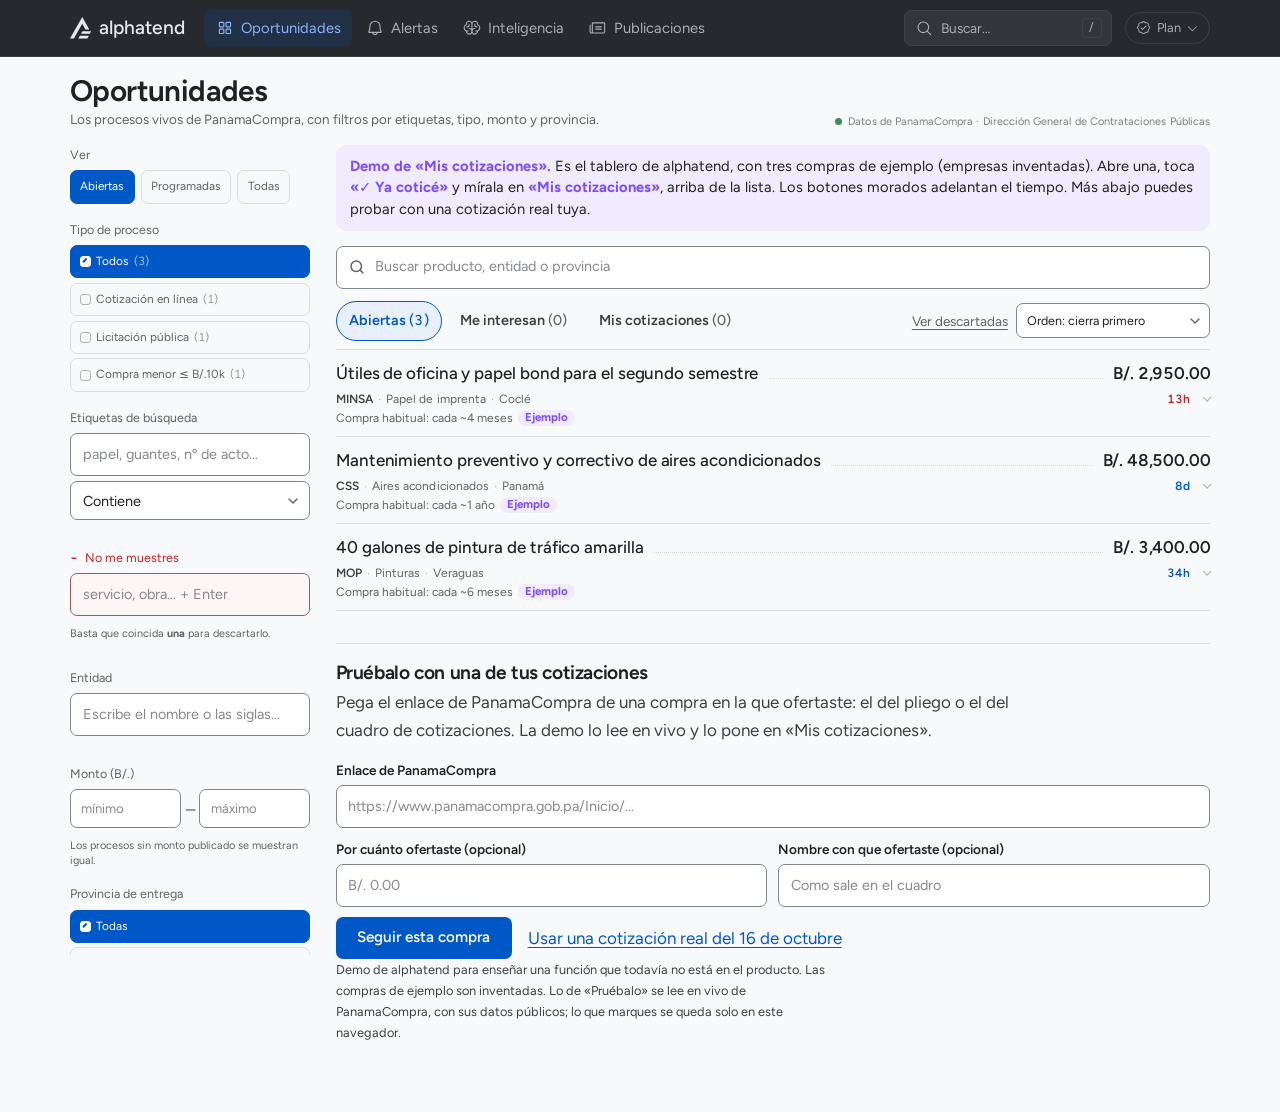
<file: index.html>
<!DOCTYPE html>
<html data-astro-cid-iv7lwsuo="" lang="es-PA"> <head><meta charset="utf-8"/><meta content="default-src 'self'; script-src 'self' 'unsafe-inline'; style-src 'self' 'unsafe-inline'; img-src 'self' data: blob:; font-src 'self' data:; connect-src 'self' http://127.0.0.1:8090 https://apisv3.panamacompra.gob.pa; frame-src 'self' blob:; form-action 'self'; base-uri 'self'; object-src 'none'" http-equiv="Content-Security-Policy"/><meta content="width=device-width, initial-scale=1" name="viewport"/><meta content="#27292e" media="(prefers-color-scheme: light)" name="theme-color"/><meta content="#202124" media="(prefers-color-scheme: dark)" name="theme-color"/><title>Mis cotizaciones · demo de alphatend</title>
<style>.mv[data-astro-cid-q2yhdq3a]{position:fixed;inset:0;z-index:60;display:grid;place-items:center;padding:1.2rem;background:color-mix(in srgb,var(--color-paper) 82%,transparent);backdrop-filter:blur(7px);color:var(--color-body)}.mv__card[data-astro-cid-q2yhdq3a]{max-width:26rem;text-align:center;background:var(--color-surface);color:var(--color-body);border:1px solid var(--color-line);border-radius:var(--radius-md);padding:1.9rem 1.6rem;box-shadow:0 12px 40px #3c404324}.mv__lock[data-astro-cid-q2yhdq3a]{font-size:1.7rem;color:var(--color-accent);display:block;margin-bottom:.5rem}.mv__tit[data-astro-cid-q2yhdq3a]{font:700 1.25rem/1.3 var(--font-display, inherit);color:var(--color-ink);margin:0}.mv__txt[data-astro-cid-q2yhdq3a]{margin:.6rem 0 1.2rem;line-height:1.55;color:var(--color-body)}.mv__cta[data-astro-cid-q2yhdq3a]{display:inline-flex;align-items:center;gap:.45rem;background:var(--color-accent);color:var(--btn-fg, var(--color-sobre-accent));padding:.8rem 1.3rem;border-radius:var(--radius-sm);font-weight:600;text-decoration:none}.mv__pie[data-astro-cid-q2yhdq3a]{font-size:.82rem;color:var(--color-muted);margin:.9rem 0 0;line-height:1.5}.mv__sec[data-astro-cid-q2yhdq3a]{display:inline-block;margin-top:.9rem;font-size:.88rem;color:var(--color-muted)}.mv__alt[data-astro-cid-q2yhdq3a]{display:block;margin-top:.8rem;font-size:.9rem;font-weight:600;color:var(--color-accent-ink)}.mv__cta[data-astro-cid-q2yhdq3a]:focus-visible,.mv__alt[data-astro-cid-q2yhdq3a]:focus-visible{outline:2px solid var(--color-accent-ink);outline-offset:2px}.mv__err[data-astro-cid-q2yhdq3a]{font-size:.85rem;color:var(--color-urgent);margin:.7rem 0 0}.afp[data-astro-cid-wv2mclnf]{background:var(--color-accent-suave);border-bottom:1px solid var(--color-line);color:var(--color-ink)}.afp__in[data-astro-cid-wv2mclnf]{display:flex;flex-wrap:wrap;align-items:center;gap:.4rem .9rem;margin:0 auto;padding-block:.55rem;font-size:.9rem}.afp__in[data-astro-cid-wv2mclnf] a[data-astro-cid-wv2mclnf]{color:var(--color-accent-ink);font-weight:600}#contenido[data-astro-cid-iv7lwsuo]{overflow-x:clip}
</style>
<meta content="noindex, nofollow" name="robots"/><link href="assets/adjudicaciones.qJMZd2bW.css" rel="stylesheet"/><link href="assets/adjudicaciones.D4Py1WeX.css" rel="stylesheet"/><link href="assets/tablero.DlARUWXP.css" rel="stylesheet"/><link href="assets/_acto_.CJv_UiS5.css" rel="stylesheet"/><link href="demo.css" rel="stylesheet"/><link href="data:image/svg+xml,%3Csvg xmlns=%22http://www.w3.org/2000/svg%22 viewBox=%220 0 24 24%22%3E%3Cpath fill=%22%230058c6%22 d=%22M3 20 12 4l3.2 5.7L9.6 20z%22/%3E%3C/svg%3E" rel="icon"/></head> <body class="on-ink-shell con-barra-app" data-astro-cid-iv7lwsuo=""> <a class="skip-link" data-astro-cid-iv7lwsuo="" href="#">Saltar al contenido</a> <header class="section--ink app-bar" data-astro-cid-7rnlhehl="" data-barra-app=""> <div class="container app-bar__top" data-astro-cid-7rnlhehl=""> <a class="app-bar__brand" data-astro-cid-7rnlhehl="" href="#"> <svg aria-hidden="true" class="app-bar__logo" fill="currentColor" height="1.35rem" style="width:auto;display:block" viewbox="0 0 98.3 100"> <path d="M56.8 0 L0 100 L18 100 L56.8 31.6 L71.6 57.6 L89.5 57.6 Z M57.6 65.5 L98.2 65.5 L91.5 77.3 L50.9 77.3 Z M46 86.5 L87.7 86.5 L80 100 L38.3 100 Z" fill-rule="evenodd"></path> </svg> <span data-astro-cid-7rnlhehl="">alphatend</span> </a> <nav aria-label="Secciones" class="app-bar__nav" data-astro-cid-7rnlhehl=""> <a aria-current="page" class="app-bar__link is-active" data-astro-cid-7rnlhehl="" data-nav-usuario="" href="#"> <svg data-astro-cid-7rnlhehl="true" data-icon="ph:squares-four" height="1em" width="1em"> <symbol id="ai:ph:squares-four" viewbox="0 0 256 256"><path d="M104 40H56a16 16 0 0 0-16 16v48a16 16 0 0 0 16 16h48a16 16 0 0 0 16-16V56a16 16 0 0 0-16-16m0 64H56V56h48zm96-64h-48a16 16 0 0 0-16 16v48a16 16 0 0 0 16 16h48a16 16 0 0 0 16-16V56a16 16 0 0 0-16-16m0 64h-48V56h48zm-96 32H56a16 16 0 0 0-16 16v48a16 16 0 0 0 16 16h48a16 16 0 0 0 16-16v-48a16 16 0 0 0-16-16m0 64H56v-48h48zm96-64h-48a16 16 0 0 0-16 16v48a16 16 0 0 0 16 16h48a16 16 0 0 0 16-16v-48a16 16 0 0 0-16-16m0 64h-48v-48h48z" fill="currentColor"></path></symbol><use href="#ai:ph:squares-four"></use> </svg> <span data-astro-cid-7rnlhehl="">Oportunidades</span> </a><a class="app-bar__link" data-astro-cid-7rnlhehl="" data-nav-usuario="" href="#"> <svg data-astro-cid-7rnlhehl="true" data-icon="ph:bell" height="1em" width="1em"> <symbol id="ai:ph:bell" viewbox="0 0 256 256"><path d="M221.8 175.94c-5.55-9.56-13.8-36.61-13.8-71.94a80 80 0 1 0-160 0c0 35.34-8.26 62.38-13.81 71.94A16 16 0 0 0 48 200h40.81a40 40 0 0 0 78.38 0H208a16 16 0 0 0 13.8-24.06M128 216a24 24 0 0 1-22.62-16h45.24A24 24 0 0 1 128 216m-80-32c7.7-13.24 16-43.92 16-80a64 64 0 1 1 128 0c0 36.05 8.28 66.73 16 80Z" fill="currentColor"></path></symbol><use href="#ai:ph:bell"></use> </svg> <span data-astro-cid-7rnlhehl="">Alertas</span> </a><a class="app-bar__link" data-astro-cid-7rnlhehl="" data-nav-usuario="" href="#"> <svg data-astro-cid-7rnlhehl="true" data-icon="ph:brain" height="1em" width="1em"> <symbol id="ai:ph:brain" viewbox="0 0 256 256"><path d="M248 124a56.11 56.11 0 0 0-32-50.61V72a48 48 0 0 0-88-26.49A48 48 0 0 0 40 72v1.39a56 56 0 0 0 0 101.2V176a48 48 0 0 0 88 26.49A48 48 0 0 0 216 176v-1.41A56.09 56.09 0 0 0 248 124M88 208a32 32 0 0 1-31.81-28.56A56 56 0 0 0 64 180h8a8 8 0 0 0 0-16h-8a40 40 0 0 1-13.33-77.73A8 8 0 0 0 56 78.73V72a32 32 0 0 1 64 0v68.26A47.8 47.8 0 0 0 88 128a8 8 0 0 0 0 16a32 32 0 0 1 0 64m104-44h-8a8 8 0 0 0 0 16h8a56 56 0 0 0 7.81-.56A32 32 0 1 1 168 144a8 8 0 0 0 0-16a47.8 47.8 0 0 0-32 12.26V72a32 32 0 0 1 64 0v6.73a8 8 0 0 0 5.33 7.54A40 40 0 0 1 192 164m16-52a8 8 0 0 1-8 8h-4a36 36 0 0 1-36-36v-4a8 8 0 0 1 16 0v4a20 20 0 0 0 20 20h4a8 8 0 0 1 8 8m-148 8h-4a8 8 0 0 1 0-16h4a20 20 0 0 0 20-20v-4a8 8 0 0 1 16 0v4a36 36 0 0 1-36 36" fill="currentColor"></path></symbol><use href="#ai:ph:brain"></use> </svg> <span data-astro-cid-7rnlhehl="">Inteligencia</span> </a> <a class="app-bar__link" data-astro-cid-7rnlhehl="" href="#"> <svg data-astro-cid-7rnlhehl="true" data-icon="ph:newspaper" height="1em" width="1em"> <symbol id="ai:ph:newspaper" viewbox="0 0 256 256"><path d="M88 112a8 8 0 0 1 8-8h80a8 8 0 0 1 0 16H96a8 8 0 0 1-8-8m8 40h80a8 8 0 0 0 0-16H96a8 8 0 0 0 0 16m136-88v120a24 24 0 0 1-24 24H32a24 24 0 0 1-24-23.89V88a8 8 0 0 1 16 0v96a8 8 0 0 0 16 0V64a16 16 0 0 1 16-16h160a16 16 0 0 1 16 16m-16 0H56v120a23.8 23.8 0 0 1-1.37 8H208a8 8 0 0 0 8-8Z" fill="currentColor"></path></symbol><use href="#ai:ph:newspaper"></use> </svg> <span data-astro-cid-7rnlhehl="">Publicaciones</span> </a> </nav> <div class="app-bar__account" data-astro-cid-7rnlhehl=""> <button aria-label="Buscar empresas, entidades, productos o rubros" class="app-bar__buscar" data-abrir-buscar="" data-astro-cid-7rnlhehl="" type="button"> <svg data-astro-cid-7rnlhehl="true" data-icon="ph:magnifying-glass" height="1em" width="1em"> <symbol id="ai:ph:magnifying-glass" viewbox="0 0 256 256"><path d="m229.66 218.34l-50.07-50.06a88.11 88.11 0 1 0-11.31 11.31l50.06 50.07a8 8 0 0 0 11.32-11.32M40 112a72 72 0 1 1 72 72a72.08 72.08 0 0 1-72-72" fill="currentColor"></path></symbol><use href="#ai:ph:magnifying-glass"></use> </svg> <span class="app-bar__buscar-txt" data-astro-cid-7rnlhehl="">Buscar…</span> <kbd class="app-bar__kbd" data-astro-cid-7rnlhehl="">/</kbd> </button> <details class="app-bar__cuenta" data-astro-cid-7rnlhehl="" data-cuenta-menu=""> <summary aria-label="Tu cuenta y tu plan" class="app-bar__plan" data-astro-cid-7rnlhehl=""> <svg data-astro-cid-7rnlhehl="true" data-icon="ph:seal-check" height="1em" width="1em"> <symbol id="ai:ph:seal-check" viewbox="0 0 256 256"><path d="M225.86 102.82c-3.77-3.94-7.67-8-9.14-11.57c-1.36-3.27-1.44-8.69-1.52-13.94c-.15-9.76-.31-20.82-8-28.51s-18.75-7.85-28.51-8c-5.25-.08-10.67-.16-13.94-1.52c-3.56-1.47-7.63-5.37-11.57-9.14C146.28 23.51 138.44 16 128 16s-18.27 7.51-25.18 14.14c-3.94 3.77-8 7.67-11.57 9.14c-3.25 1.36-8.69 1.44-13.94 1.52c-9.76.15-20.82.31-28.51 8s-7.8 18.75-8 28.51c-.08 5.25-.16 10.67-1.52 13.94c-1.47 3.56-5.37 7.63-9.14 11.57C23.51 109.72 16 117.56 16 128s7.51 18.27 14.14 25.18c3.77 3.94 7.67 8 9.14 11.57c1.36 3.27 1.44 8.69 1.52 13.94c.15 9.76.31 20.82 8 28.51s18.75 7.85 28.51 8c5.25.08 10.67.16 13.94 1.52c3.56 1.47 7.63 5.37 11.57 9.14c6.9 6.63 14.74 14.14 25.18 14.14s18.27-7.51 25.18-14.14c3.94-3.77 8-7.67 11.57-9.14c3.27-1.36 8.69-1.44 13.94-1.52c9.76-.15 20.82-.31 28.51-8s7.85-18.75 8-28.51c.08-5.25.16-10.67 1.52-13.94c1.47-3.56 5.37-7.63 9.14-11.57c6.63-6.9 14.14-14.74 14.14-25.18s-7.51-18.27-14.14-25.18m-11.55 39.29c-4.79 5-9.75 10.17-12.38 16.52c-2.52 6.1-2.63 13.07-2.73 19.82c-.1 7-.21 14.33-3.32 17.43s-10.39 3.22-17.43 3.32c-6.75.1-13.72.21-19.82 2.73c-6.35 2.63-11.52 7.59-16.52 12.38S132 224 128 224s-9.15-4.92-14.11-9.69s-10.17-9.75-16.52-12.38c-6.1-2.52-13.07-2.63-19.82-2.73c-7-.1-14.33-.21-17.43-3.32s-3.22-10.39-3.32-17.43c-.1-6.75-.21-13.72-2.73-19.82c-2.63-6.35-7.59-11.52-12.38-16.52S32 132 32 128s4.92-9.15 9.69-14.11s9.75-10.17 12.38-16.52c2.52-6.1 2.63-13.07 2.73-19.82c.1-7 .21-14.33 3.32-17.43s10.39-3.22 17.43-3.32c6.75-.1 13.72-.21 19.82-2.73c6.35-2.63 11.52-7.59 16.52-12.38S124 32 128 32s9.15 4.92 14.11 9.69s10.17 9.75 16.52 12.38c6.1 2.52 13.07 2.63 19.82 2.73c7 .1 14.33.21 17.43 3.32s3.22 10.39 3.32 17.43c.1 6.75.21 13.72 2.73 19.82c2.63 6.35 7.59 11.52 12.38 16.52S224 124 224 128s-4.92 9.15-9.69 14.11m-40.65-43.77a8 8 0 0 1 0 11.32l-56 56a8 8 0 0 1-11.32 0l-24-24a8 8 0 0 1 11.32-11.32L112 148.69l50.34-50.35a8 8 0 0 1 11.32 0" fill="currentColor"></path></symbol><use href="#ai:ph:seal-check"></use> </svg> <span data-astro-cid-7rnlhehl="" data-plan-badge="">Plan</span> <svg class="app-bar__caret" data-astro-cid-7rnlhehl="true" data-icon="ph:caret-down" height="1em" width="1em"> <symbol id="ai:ph:caret-down" viewbox="0 0 256 256"><path d="m213.66 101.66l-80 80a8 8 0 0 1-11.32 0l-80-80a8 8 0 0 1 11.32-11.32L128 164.69l74.34-74.35a8 8 0 0 1 11.32 11.32" fill="currentColor"></path></symbol><use href="#ai:ph:caret-down"></use> </svg> </summary> <div class="app-bar__menu" data-astro-cid-7rnlhehl=""> <a data-astro-cid-7rnlhehl="" data-nav-usuario="" href="#"><svg data-astro-cid-7rnlhehl="true" data-icon="ph:user-circle" height="1em" width="1em"> <symbol id="ai:ph:user-circle" viewbox="0 0 256 256"><path d="M128 24a104 104 0 1 0 104 104A104.11 104.11 0 0 0 128 24M74.08 197.5a64 64 0 0 1 107.84 0a87.83 87.83 0 0 1-107.84 0M96 120a32 32 0 1 1 32 32a32 32 0 0 1-32-32m97.76 66.41a79.66 79.66 0 0 0-36.06-28.75a48 48 0 1 0-59.4 0a79.66 79.66 0 0 0-36.06 28.75a88 88 0 1 1 131.52 0" fill="currentColor"></path></symbol><use href="#ai:ph:user-circle"></use> </svg><span data-astro-cid-7rnlhehl="">Mi cuenta y plan</span></a> <a data-astro-cid-7rnlhehl="" href="#" rel="noopener" title="+507 6804-6746 · contact@alphatend.com"> <svg data-astro-cid-7rnlhehl="true" data-icon="ph:whatsapp-logo" height="1em" width="1em"> <symbol id="ai:ph:whatsapp-logo" viewbox="0 0 256 256"><path d="m187.58 144.84l-32-16a8 8 0 0 0-8 .5l-14.69 9.8a40.55 40.55 0 0 1-16-16l9.8-14.69a8 8 0 0 0 .5-8l-16-32A8 8 0 0 0 104 64a40 40 0 0 0-40 40a88.1 88.1 0 0 0 88 88a40 40 0 0 0 40-40a8 8 0 0 0-4.42-7.16M152 176a72.08 72.08 0 0 1-72-72a24 24 0 0 1 19.29-23.54l11.48 23L101 118a8 8 0 0 0-.73 7.51a56.47 56.47 0 0 0 30.15 30.15A8 8 0 0 0 138 155l14.61-9.74l23 11.48A24 24 0 0 1 152 176M128 24a104 104 0 0 0-91.82 152.88l-11.35 34.05a16 16 0 0 0 20.24 20.24l34.05-11.35A104 104 0 1 0 128 24m0 192a87.87 87.87 0 0 1-44.06-11.81a8 8 0 0 0-6.54-.67L40 216l12.47-37.4a8 8 0 0 0-.66-6.54A88 88 0 1 1 128 216" fill="currentColor"></path></symbol><use href="#ai:ph:whatsapp-logo"></use> </svg><span data-astro-cid-7rnlhehl="">Ayuda por WhatsApp</span> </a> <div class="app-bar__menu-tema" data-astro-cid-7rnlhehl=""><svg class="app-bar__menu-i" data-astro-cid-7rnlhehl="true" data-icon="ph:circle-half" height="1em" width="1em"> <symbol id="ai:ph:circle-half" viewbox="0 0 256 256"><path d="M128 24a104 104 0 1 0 104 104A104.11 104.11 0 0 0 128 24m8 16.37a86.4 86.4 0 0 1 16 3v169.3a86.4 86.4 0 0 1-16 3Zm32 9.26a87.8 87.8 0 0 1 16 10.54v135.66a87.8 87.8 0 0 1-16 10.54ZM40 128a88.11 88.11 0 0 1 80-87.63v175.26A88.11 88.11 0 0 1 40 128m160 50.54V77.46a87.82 87.82 0 0 1 0 101.08" fill="currentColor"></path></symbol><use href="#ai:ph:circle-half"></use> </svg><span data-astro-cid-7rnlhehl="">Tema claro u oscuro</span><button aria-label="Cambiar entre tema claro y oscuro" class="tema" data-astro-cid-mkweeavu="" title="Tema" type="button"> <svg class="tema__i tema__i--claro" data-astro-cid-mkweeavu="true" data-icon="ph:sun" height="1em" width="1em"> <symbol id="ai:ph:sun" viewbox="0 0 256 256"><path d="M120 40V16a8 8 0 0 1 16 0v24a8 8 0 0 1-16 0m72 88a64 64 0 1 1-64-64a64.07 64.07 0 0 1 64 64m-16 0a48 48 0 1 0-48 48a48.05 48.05 0 0 0 48-48M58.34 69.66a8 8 0 0 0 11.32-11.32l-16-16a8 8 0 0 0-11.32 11.32Zm0 116.68l-16 16a8 8 0 0 0 11.32 11.32l16-16a8 8 0 0 0-11.32-11.32M192 72a8 8 0 0 0 5.66-2.34l16-16a8 8 0 0 0-11.32-11.32l-16 16A8 8 0 0 0 192 72m5.66 114.34a8 8 0 0 0-11.32 11.32l16 16a8 8 0 0 0 11.32-11.32ZM48 128a8 8 0 0 0-8-8H16a8 8 0 0 0 0 16h24a8 8 0 0 0 8-8m80 80a8 8 0 0 0-8 8v24a8 8 0 0 0 16 0v-24a8 8 0 0 0-8-8m112-88h-24a8 8 0 0 0 0 16h24a8 8 0 0 0 0-16" fill="currentColor"></path></symbol><use href="#ai:ph:sun"></use> </svg> <svg class="tema__i tema__i--oscuro" data-astro-cid-mkweeavu="true" data-icon="ph:moon" height="1em" width="1em"> <symbol id="ai:ph:moon" viewbox="0 0 256 256"><path d="M233.54 142.23a8 8 0 0 0-8-2a88.08 88.08 0 0 1-109.8-109.8a8 8 0 0 0-10-10a104.84 104.84 0 0 0-52.91 37A104 104 0 0 0 136 224a103.1 103.1 0 0 0 62.52-20.88a104.84 104.84 0 0 0 37-52.91a8 8 0 0 0-1.98-7.98m-44.64 48.11A88 88 0 0 1 65.66 67.11a89 89 0 0 1 31.4-26A106 106 0 0 0 96 56a104.11 104.11 0 0 0 104 104a106 106 0 0 0 14.92-1.06a89 89 0 0 1-26.02 31.4" fill="currentColor"></path></symbol><use href="#ai:ph:moon"></use> </svg> </button>  </div> <button data-astro-cid-7rnlhehl="" id="app-salir" type="button"><svg data-astro-cid-7rnlhehl="true" data-icon="ph:sign-out" height="1em" width="1em"> <symbol id="ai:ph:sign-out" viewbox="0 0 256 256"><path d="M120 216a8 8 0 0 1-8 8H48a8 8 0 0 1-8-8V40a8 8 0 0 1 8-8h64a8 8 0 0 1 0 16H56v160h56a8 8 0 0 1 8 8m109.66-93.66l-40-40a8 8 0 0 0-11.32 11.32L204.69 120H112a8 8 0 0 0 0 16h92.69l-26.35 26.34a8 8 0 0 0 11.32 11.32l40-40a8 8 0 0 0 0-11.32" fill="currentColor"></path></symbol><use href="#ai:ph:sign-out"></use> </svg><span data-astro-cid-7rnlhehl="">Salir</span></button> </div> </details> </div> </div> </header> <dialog aria-label="Buscar en alphatend" class="bt" id="buscar-todo"> <div class="bt__caja" role="search"> <svg aria-hidden="true" class="bt__lupa" data-icon="ph:magnifying-glass" height="1em" viewbox="0 0 256 256" width="1em"> <use href="#ai:ph:magnifying-glass"></use> </svg> <input aria-controls="bt-lista" aria-label="Qué buscas" autocomplete="off" class="bt__campo" data-bt-campo="" enterkeyhint="go" placeholder="Empresa, entidad, producto o rubro" spellcheck="false" type="search"/> <button aria-label="Cerrar el buscador" class="bt__cerrar" data-bt-cerrar="" type="button"><svg data-icon="ph:x" height="1em" width="1em"> <symbol id="ai:ph:x" viewbox="0 0 256 256"><path d="M205.66 194.34a8 8 0 0 1-11.32 11.32L128 139.31l-66.34 66.35a8 8 0 0 1-11.32-11.32L116.69 128L50.34 61.66a8 8 0 0 1 11.32-11.32L128 116.69l66.34-66.35a8 8 0 0 1 11.32 11.32L139.31 128Z" fill="currentColor"></path></symbol><use href="#ai:ph:x"></use> </svg></button> </div> <p aria-live="polite" class="bt__nota" data-bt-nota="">Escríbelo como te salga: con errores, con siglas (MEDUCA, CSS) o con otro nombre.</p> <ul class="bt__lista" data-bt-lista="" id="bt-lista"></ul> <div class="bt__mas" data-bt-mas="" hidden=""> <a class="bt__ir" data-bt-tablero="" href="#">Buscarlo en las oportunidades abiertas →</a> <a class="bt__ir" data-bt-adj="" href="#">Buscarlo en lo que ya se adjudicó →</a> </div> </dialog>  <nav aria-label="Secciones" class="app-bar__movil section--ink" data-astro-cid-7rnlhehl="" data-barra-app=""> <a aria-current="page" class="app-bar__mlink is-active" data-astro-cid-7rnlhehl="" href="#"> <svg data-astro-cid-7rnlhehl="true" data-icon="ph:squares-four" height="1em" viewbox="0 0 256 256" width="1em"> <use href="#ai:ph:squares-four"></use> </svg> <span data-astro-cid-7rnlhehl="">Oportunidades</span> </a><a class="app-bar__mlink" data-astro-cid-7rnlhehl="" href="#"> <svg data-astro-cid-7rnlhehl="true" data-icon="ph:bell" height="1em" viewbox="0 0 256 256" width="1em"> <use href="#ai:ph:bell"></use> </svg> <span data-astro-cid-7rnlhehl="">Alertas</span> </a><a class="app-bar__mlink" data-astro-cid-7rnlhehl="" href="#"> <svg data-astro-cid-7rnlhehl="true" data-icon="ph:brain" height="1em" viewbox="0 0 256 256" width="1em"> <use href="#ai:ph:brain"></use> </svg> <span data-astro-cid-7rnlhehl="">Inteligencia</span> </a><a class="app-bar__mlink" data-astro-cid-7rnlhehl="" href="#"> <svg data-astro-cid-7rnlhehl="true" data-icon="ph:user-circle" height="1em" viewbox="0 0 256 256" width="1em"> <use href="#ai:ph:user-circle"></use> </svg> <span data-astro-cid-7rnlhehl="">Cuenta</span> </a> </nav>      <div class="afp" data-astro-cid-wv2mclnf="" data-aviso-fin-prueba="" hidden=""> <p class="afp__in container" data-astro-cid-wv2mclnf=""> <span data-afp-txt="" data-astro-cid-wv2mclnf="">Tu prueba termina pronto.</span> <a data-astro-cid-wv2mclnf="" href="#">Elegir mi plan</a> </p> </div>  <main data-astro-cid-iv7lwsuo="" id="contenido">   <section class="feed container" data-astro-cid-7fkxtto4=""> <header class="feed__head" data-astro-cid-7fkxtto4=""> <div data-astro-cid-7fkxtto4=""> <h1 class="feed__title" data-astro-cid-7fkxtto4="">Oportunidades</h1> <p class="feed__promesa" data-astro-cid-7fkxtto4="">Los procesos vivos de PanamaCompra, con filtros por etiquetas, tipo, monto y provincia.</p> </div> <p class="feed__fuente tabular sello" data-astro-cid-7fkxtto4="">Datos de PanamaCompra · Dirección General de Contrataciones Públicas</p> </header> <div class="tablero" data-astro-cid-7fkxtto4=""> <details class="filtros" data-astro-cid-7fkxtto4="" id="f-panel" open=""> <summary class="filtros__tit" data-astro-cid-7fkxtto4="">Filtros</summary> <div class="filtros__cuerpo" data-astro-cid-7fkxtto4=""> <div class="tbar__cargar" data-astro-cid-7fkxtto4="" hidden="" id="f-cargar"> <label class="filtros__lbl" data-astro-cid-7fkxtto4="" for="f-perfil">Elegir filtro</label> <select class="fld" data-astro-cid-7fkxtto4="" id="f-perfil"></select> <button class="borrar-filtro" data-astro-cid-7fkxtto4="" hidden="" id="f-limpiar" type="button">Empezar de cero</button> </div> <div class="filtros__campo" data-astro-cid-7fkxtto4=""> <span class="filtros__lbl" data-astro-cid-7fkxtto4="" id="f-rapidos-lbl">Ver</span> <div aria-labelledby="f-rapidos-lbl" class="filtros__chips" data-astro-cid-7fkxtto4="" role="group"> <button aria-pressed="true" class="fchip is-on" data-astro-cid-7fkxtto4="" data-quick="abiertas" type="button"> <span class="fchip__txt" data-astro-cid-7fkxtto4="">Abiertas</span> <span aria-hidden="true" class="fchip__n" data-astro-cid-7fkxtto4=""></span> </button><button aria-pressed="false" class="fchip" data-astro-cid-7fkxtto4="" data-quick="programadas" type="button"> <span class="fchip__txt" data-astro-cid-7fkxtto4="">Programadas</span> <span aria-hidden="true" class="fchip__n" data-astro-cid-7fkxtto4=""></span> </button><button aria-pressed="false" class="fchip" data-astro-cid-7fkxtto4="" data-quick="todas" type="button"> <span class="fchip__txt" data-astro-cid-7fkxtto4="">Todas</span> <span aria-hidden="true" class="fchip__n" data-astro-cid-7fkxtto4=""></span> </button> </div> </div> <div class="filtros__campo" data-astro-cid-7fkxtto4=""> <span class="filtros__lbl" data-astro-cid-7fkxtto4="" id="f-tipo-lbl">Tipo de proceso</span> <div aria-labelledby="f-tipo-lbl" class="filtros__chips filtros__chips--col" data-astro-cid-7fkxtto4="" role="group"> <button aria-pressed="true" class="fchip fchip--check is-on" data-astro-cid-7fkxtto4="" id="f-tipo-todos" type="button"> <span aria-hidden="true" class="fchip__box" data-astro-cid-7fkxtto4=""></span> <span class="fchip__txt" data-astro-cid-7fkxtto4="">Todos</span> <span class="fchip__n tabular" data-astro-cid-7fkxtto4="">(3)</span> </button> <button aria-pressed="false" class="fchip fchip--check" data-astro-cid-7fkxtto4="" data-tipocod="2" title="Cotización en línea · CL" type="button"> <span aria-hidden="true" class="fchip__box" data-astro-cid-7fkxtto4=""></span> <span class="fchip__txt" data-astro-cid-7fkxtto4="">Cotización en línea</span> <span class="fchip__n tabular" data-astro-cid-7fkxtto4="">(1)</span> </button><button aria-pressed="false" class="fchip fchip--check" data-astro-cid-7fkxtto4="" data-tipocod="7" title="Licitación pública · LP" type="button"> <span aria-hidden="true" class="fchip__box" data-astro-cid-7fkxtto4=""></span> <span class="fchip__txt" data-astro-cid-7fkxtto4="">Licitación pública</span> <span class="fchip__n tabular" data-astro-cid-7fkxtto4="">(1)</span> </button> <button aria-pressed="false" class="fchip fchip--check" data-astro-cid-7fkxtto4="" data-tipocod="4" title="Compra menor hasta 10,000 · CM" type="button"> <span aria-hidden="true" class="fchip__box" data-astro-cid-7fkxtto4=""></span> <span class="fchip__txt" data-astro-cid-7fkxtto4="">Compra menor ≤ B/.10k</span> <span class="fchip__n tabular" data-astro-cid-7fkxtto4="">(1)</span> </button>  </div> </div> <div class="filtros__campo filtros__etq" data-astro-cid-7fkxtto4="" data-campo="ambos"> <label class="filtros__lbl" data-astro-cid-7fkxtto4="" for="f-etq-ambos" title="Busca en la descripción de la cotización, en su nº de acto y en sus ítems."> Etiquetas de búsqueda </label> <div class="etq__caja" data-astro-cid-7fkxtto4=""> <input aria-autocomplete="list" aria-controls="f-etq-sug-ambos" aria-expanded="false" autocomplete="off" class="fld etq__input" data-astro-cid-7fkxtto4="" id="f-etq-ambos" placeholder="papel, guantes, nº de acto…" role="combobox" type="text"/> <ul class="etq__sug" data-astro-cid-7fkxtto4="" hidden="" id="f-etq-sug-ambos" role="listbox"></ul> </div> <select aria-label="Cómo coincide en Etiquetas de búsqueda" class="fld etq__modo-fb" data-astro-cid-7fkxtto4=""> <option data-astro-cid-7fkxtto4="" title='Aparece dentro de otra palabra: "papel" encuentra "empapeladora".' value="parcial"> Contiene </option><option data-astro-cid-7fkxtto4="" title='Alguna palabra empieza así: "papel" encuentra "papelería".' value="inicial"> Empieza con </option><option data-astro-cid-7fkxtto4="" title='Alguna palabra termina así: "papel" encuentra "pisapapel".' value="final"> Termina en </option><option data-astro-cid-7fkxtto4="" title='La palabra completa y nada más: "papel" NO encuentra "papelería".' value="exacta"> Palabra exacta </option> </select> <ul aria-live="polite" class="etq__fichas" data-astro-cid-7fkxtto4="" data-fichas="ambos"></ul> <button class="etq__mas" data-astro-cid-7fkxtto4="" data-mas="ambos" hidden="" type="button"></button> <div class="etq__modos" data-astro-cid-7fkxtto4="" data-modos="ambos" hidden=""></div> </div> <div class="filtros__campo" data-astro-cid-7fkxtto4=""> <span class="filtros__lbl filtros__lbl--no" data-astro-cid-7fkxtto4=""> <label data-astro-cid-7fkxtto4="" for="f-no">No me muestres</label> </span> <input autocomplete="off" class="fld etq__input" data-astro-cid-7fkxtto4="" id="f-no" placeholder="servicio, obra… + Enter" type="text"/> <p class="filtros__ayuda" data-astro-cid-7fkxtto4="">Basta que coincida <strong data-astro-cid-7fkxtto4="">una</strong> para descartarlo.</p> <ul aria-live="polite" class="etq__fichas etq__fichas--no" data-astro-cid-7fkxtto4="" data-fichas-no="ambos"></ul> <button class="etq__mas" data-astro-cid-7fkxtto4="" data-mas-no="ambos" hidden="" type="button"></button> <div class="etq__modos" data-astro-cid-7fkxtto4="" data-modos-no="ambos" hidden=""></div> </div> <div class="filtros__campo filtros__ent" data-astro-cid-7fkxtto4=""> <label class="filtros__lbl" data-astro-cid-7fkxtto4="" for="f-ent">Entidad</label> <div class="etq__caja" data-astro-cid-7fkxtto4=""> <input aria-autocomplete="list" aria-controls="f-ent-sug" aria-expanded="false" autocomplete="off" class="fld etq__input" data-astro-cid-7fkxtto4="" id="f-ent" placeholder="Escribe el nombre o las siglas…" role="combobox" type="text"/> <ul class="etq__sug" data-astro-cid-7fkxtto4="" hidden="" id="f-ent-sug" role="listbox"></ul> </div> <ul aria-live="polite" class="etq__fichas" data-astro-cid-7fkxtto4="" data-fichas-ent=""></ul>  </div> <div class="filtros__campo" data-astro-cid-7fkxtto4=""> <span class="filtros__lbl" data-astro-cid-7fkxtto4="" id="f-monto-lbl">Monto (B/.)</span> <div aria-labelledby="f-monto-lbl" class="filtros__rango" data-astro-cid-7fkxtto4="" role="group"> <input aria-label="Monto mínimo en balboas" class="fld" data-astro-cid-7fkxtto4="" id="f-monto-min" inputmode="numeric" min="0" placeholder="mínimo" step="100" type="number"/> <span aria-hidden="true" class="filtros__rango-sep" data-astro-cid-7fkxtto4="">–</span> <input aria-label="Monto máximo en balboas" class="fld" data-astro-cid-7fkxtto4="" id="f-monto-max" inputmode="numeric" min="0" placeholder="máximo" step="100" type="number"/> </div> <p class="filtros__ayuda" data-astro-cid-7fkxtto4="">Los procesos sin monto publicado se muestran igual.</p> </div> <div class="filtros__campo" data-astro-cid-7fkxtto4=""> <span class="filtros__lbl" data-astro-cid-7fkxtto4="" id="f-prov-lbl">Provincia de entrega</span> <div aria-labelledby="f-prov-lbl" class="filtros__chips filtros__chips--col" data-astro-cid-7fkxtto4="" role="group"> <button aria-pressed="true" class="fchip fchip--check is-on" data-astro-cid-7fkxtto4="" id="f-prov-todas" type="button"> <span aria-hidden="true" class="fchip__box" data-astro-cid-7fkxtto4=""></span> <span class="fchip__txt" data-astro-cid-7fkxtto4="">Todas</span> </button> <button aria-pressed="false" class="fchip fchip--check" data-astro-cid-7fkxtto4="" data-prov="08" type="button"> <span aria-hidden="true" class="fchip__box" data-astro-cid-7fkxtto4=""></span> <span class="fchip__txt" data-astro-cid-7fkxtto4="">Panamá</span> </button><button aria-pressed="false" class="fchip fchip--check" data-astro-cid-7fkxtto4="" data-prov="04" type="button"> <span aria-hidden="true" class="fchip__box" data-astro-cid-7fkxtto4=""></span> <span class="fchip__txt" data-astro-cid-7fkxtto4="">Chiriquí</span> </button><button aria-pressed="false" class="fchip fchip--check" data-astro-cid-7fkxtto4="" data-prov="13" type="button"> <span aria-hidden="true" class="fchip__box" data-astro-cid-7fkxtto4=""></span> <span class="fchip__txt" data-astro-cid-7fkxtto4="">Panamá Oeste</span> </button><button aria-pressed="false" class="fchip fchip--check" data-astro-cid-7fkxtto4="" data-prov="02" type="button"> <span aria-hidden="true" class="fchip__box" data-astro-cid-7fkxtto4=""></span> <span class="fchip__txt" data-astro-cid-7fkxtto4="">Coclé</span> </button><button aria-pressed="false" class="fchip fchip--check" data-astro-cid-7fkxtto4="" data-prov="06" type="button"> <span aria-hidden="true" class="fchip__box" data-astro-cid-7fkxtto4=""></span> <span class="fchip__txt" data-astro-cid-7fkxtto4="">Herrera</span> </button><button aria-pressed="false" class="fchip fchip--check" data-astro-cid-7fkxtto4="" data-prov="09" type="button"> <span aria-hidden="true" class="fchip__box" data-astro-cid-7fkxtto4=""></span> <span class="fchip__txt" data-astro-cid-7fkxtto4="">Veraguas</span> </button><button aria-pressed="false" class="fchip fchip--check" data-astro-cid-7fkxtto4="" data-extra="1" data-prov="01" type="button"> <span aria-hidden="true" class="fchip__box" data-astro-cid-7fkxtto4=""></span> <span class="fchip__txt" data-astro-cid-7fkxtto4="">Bocas del Toro</span> </button><button aria-pressed="false" class="fchip fchip--check" data-astro-cid-7fkxtto4="" data-extra="1" data-prov="03" type="button"> <span aria-hidden="true" class="fchip__box" data-astro-cid-7fkxtto4=""></span> <span class="fchip__txt" data-astro-cid-7fkxtto4="">Colón</span> </button><button aria-pressed="false" class="fchip fchip--check" data-astro-cid-7fkxtto4="" data-extra="1" data-prov="07" type="button"> <span aria-hidden="true" class="fchip__box" data-astro-cid-7fkxtto4=""></span> <span class="fchip__txt" data-astro-cid-7fkxtto4="">Los Santos</span> </button><button aria-pressed="false" class="fchip fchip--check" data-astro-cid-7fkxtto4="" data-extra="1" data-prov="05" type="button"> <span aria-hidden="true" class="fchip__box" data-astro-cid-7fkxtto4=""></span> <span class="fchip__txt" data-astro-cid-7fkxtto4="">Darién</span> </button><button aria-pressed="false" class="fchip fchip--check" data-astro-cid-7fkxtto4="" data-extra="1" data-prov="12" type="button"> <span aria-hidden="true" class="fchip__box" data-astro-cid-7fkxtto4=""></span> <span class="fchip__txt" data-astro-cid-7fkxtto4="">Ngöbe-Buglé</span> </button><button aria-pressed="false" class="fchip fchip--check" data-astro-cid-7fkxtto4="" data-extra="1" data-prov="11" type="button"> <span aria-hidden="true" class="fchip__box" data-astro-cid-7fkxtto4=""></span> <span class="fchip__txt" data-astro-cid-7fkxtto4="">Emberá Wounaan</span> </button><button aria-pressed="false" class="fchip fchip--check" data-astro-cid-7fkxtto4="" data-extra="1" data-prov="10" type="button"> <span aria-hidden="true" class="fchip__box" data-astro-cid-7fkxtto4=""></span> <span class="fchip__txt" data-astro-cid-7fkxtto4="">Guna Yala</span> </button><button aria-pressed="false" class="fchip fchip--check" data-astro-cid-7fkxtto4="" data-extra="1" data-prov="14" type="button"> <span aria-hidden="true" class="fchip__box" data-astro-cid-7fkxtto4=""></span> <span class="fchip__txt" data-astro-cid-7fkxtto4="">Madungandi</span> </button><button aria-pressed="false" class="fchip fchip--check" data-astro-cid-7fkxtto4="" data-extra="1" data-prov="15" type="button"> <span aria-hidden="true" class="fchip__box" data-astro-cid-7fkxtto4=""></span> <span class="fchip__txt" data-astro-cid-7fkxtto4="">Wargandi</span> </button>  </div> </div> <div class="tbar__actualizar" data-astro-cid-7fkxtto4="" hidden="" id="f-actualizar-caja"> <p class="tbar__pend" data-astro-cid-7fkxtto4="" id="f-pendiente">Cambiaste el filtro de esta alerta.</p> <button class="btn btn--sm" data-astro-cid-7fkxtto4="" id="f-actualizar" type="button"></button> </div> <div class="tbar__guardar" data-astro-cid-7fkxtto4="" hidden="" id="f-guardar-caja"> <a class="btn btn--sm" data-astro-cid-7fkxtto4="" href="#" id="f-guardar">
Guardar como alerta
</a> <p class="filtros__ayuda" data-astro-cid-7fkxtto4="" id="f-guardar-ayuda">
Te lleva a tus alertas con este filtro ya puesto. Allí eliges cada cuánto quieres
              que te avise — o la dejas guardada sin avisos.
</p> </div> </div> </details> <div class="resultados" data-astro-cid-7fkxtto4=""> <div class="demo-aviso" role="note">
<p><b>Demo de «Mis cotizaciones».</b> Es el tablero de alphatend, con tres compras de ejemplo (empresas inventadas). Abre una, toca <b>«✓ Ya coticé»</b> y mírala en <b>«Mis cotizaciones»</b>, arriba de la lista. Los botones morados adelantan el tiempo. Más abajo puedes probar con una cotización real tuya.</p>
</div>
<label class="busca" data-astro-cid-7fkxtto4="" for="f-busca"> <svg aria-hidden="true" class="busca__icono" data-astro-cid-7fkxtto4="" height="18" viewbox="0 0 24 24" width="18"> <circle cx="11" cy="11" data-astro-cid-7fkxtto4="" fill="none" r="7" stroke="currentColor" stroke-width="2"></circle> <path d="m20 20-3.5-3.5" data-astro-cid-7fkxtto4="" fill="none" stroke="currentColor" stroke-linecap="round" stroke-width="2"></path> </svg> <input aria-label="Buscar en las oportunidades" autocomplete="off" class="fld busca__campo" data-astro-cid-7fkxtto4="" enterkeyhint="search" id="f-busca" placeholder="Buscar producto, entidad o provincia" spellcheck="false" type="search"/> </label> <div class="aviso-alerta" data-astro-cid-7fkxtto4="" hidden="" id="aviso-gratis" role="status"> <p class="aviso-alerta__txt" data-astro-cid-7fkxtto4="" id="aviso-gratis-txt"></p> <a class="btn btn--sm" data-astro-cid-7fkxtto4="" href="#">Pasar al Básico</a> </div> <div class="aviso-alerta" data-astro-cid-7fkxtto4="" hidden="" id="aviso-sin-alerta" role="status"> <p class="aviso-alerta__txt" data-astro-cid-7fkxtto4="" id="aviso-sin-alerta-txt"></p> <a class="btn btn--sm" data-astro-cid-7fkxtto4="" href="#" id="aviso-sin-alerta-ir">Crear la alerta</a> </div> <div class="res__head" data-astro-cid-7fkxtto4=""><div aria-label="Qué ver" class="demo-pestanas" role="tablist"><button aria-selected="false" class="demo-pestana" data-vista="todas" role="tab" type="button">Abiertas <span class="tabular" data-n="todas"></span></button><button aria-selected="false" class="demo-pestana" data-vista="interesa" role="tab" type="button">Me interesan <span class="tabular" data-n="interesa"></span></button><button aria-selected="false" class="demo-pestana" data-vista="mias" role="tab" type="button">Mis cotizaciones <span class="tabular" data-n="mias"></span></button></div> <p aria-atomic="true" aria-live="polite" class="feed__count tabular" data-astro-cid-7fkxtto4="" hidden="" id="f-count"> 1344 oportunidades
</p> <p class="demo-descartadas" data-astro-cid-7fkxtto4="" data-descartes-caja=""> <span class="tabular" data-astro-cid-7fkxtto4="" data-descartes-cuenta=""></span> <button aria-pressed="false" class="demo-link" data-astro-cid-7fkxtto4="" data-descartes-ver="" type="button">
Ver descartadas
</button> </p>  <select aria-label="Ordenar por" class="fld res__orden" data-astro-cid-7fkxtto4="" id="f-orden"> <option data-astro-cid-7fkxtto4="" value="cierre-asc">Orden: cierra primero</option><option data-astro-cid-7fkxtto4="" value="comp-asc">Orden: menos competencia</option><option data-astro-cid-7fkxtto4="" value="cierre-desc">Orden: cierra al final</option><option data-astro-cid-7fkxtto4="" value="monto-desc">Orden: mayor monto</option><option data-astro-cid-7fkxtto4="" value="monto-asc">Orden: menor monto</option><option data-astro-cid-7fkxtto4="" value="pub-desc">Orden: más reciente</option><option data-astro-cid-7fkxtto4="" value="az-asc">Orden: A–Z por título</option> </select> </div> <div class="feed__list" data-astro-cid-7fkxtto4="" id="demo-lista"></div><section aria-labelledby="demo-real-t" class="demo-real" id="demo-real">
<h2 id="demo-real-t">Pruébalo con una de tus cotizaciones</h2>
<p>Pega el enlace de PanamaCompra de una compra en la que ofertaste: el del pliego o el del cuadro de cotizaciones. La demo lo lee en vivo y lo pone en «Mis cotizaciones».</p>
<form autocomplete="off" id="demo-form">
<label class="demo-campo"><span>Enlace de PanamaCompra</span><input class="fld" id="demo-enlace" inputmode="url" placeholder="https://www.panamacompra.gob.pa/Inicio/…"/></label>
<div class="demo-dos">
<label class="demo-campo"><span>Por cuánto ofertaste (opcional)</span><input class="fld" id="demo-monto" inputmode="decimal" placeholder="B/. 0.00"/></label>
<label class="demo-campo"><span>Nombre con que ofertaste (opcional)</span><input class="fld" id="demo-nombre" placeholder="Como sale en el cuadro"/></label>
</div>
<div class="demo-botones">
<button class="btn" id="demo-seguir" type="submit">Seguir esta compra</button>
<button class="demo-enlace-btn" id="demo-ejemplo" type="button">Usar una cotización real del 16 de octubre</button>
</div>
<p class="demo-error" hidden="" id="demo-error"></p>
</form>
<p class="demo-pie">Demo de alphatend para enseñar una función que todavía no está en el producto. Las compras de ejemplo son inventadas. Lo de «Pruébalo» se lee en vivo de PanamaCompra, con sus datos públicos; lo que marques se queda solo en este navegador.</p>
</section>
 </div> </div> </section>  </main> <div class="mv" data-astro-cid-q2yhdq3a="" data-muro-vencida="" hidden=""> <div class="mv__card" data-astro-cid-q2yhdq3a=""> <span class="mv__lock" data-astro-cid-q2yhdq3a=""><svg data-astro-cid-q2yhdq3a="true" data-icon="ph:lock-key" height="1em" width="1em"> <symbol id="ai:ph:lock-key" viewbox="0 0 256 256"><path d="M128 112a28 28 0 0 0-8 54.83V184a8 8 0 0 0 16 0v-17.17a28 28 0 0 0-8-54.83m0 40a12 12 0 1 1 12-12a12 12 0 0 1-12 12m80-72h-32V56a48 48 0 0 0-96 0v24H48a16 16 0 0 0-16 16v112a16 16 0 0 0 16 16h160a16 16 0 0 0 16-16V96a16 16 0 0 0-16-16M96 56a32 32 0 0 1 64 0v24H96Zm112 152H48V96h160z" fill="currentColor"></path></symbol><use href="#ai:ph:lock-key"></use> </svg></span> <p class="mv__tit" data-astro-cid-q2yhdq3a="" data-mv-tit="">Tu suscripción no está activa</p> <p class="mv__txt" data-astro-cid-q2yhdq3a="" data-mv-txt="">
Empieza la prueba de 7 días para usar las alertas, el tablero y el análisis.
</p> <a class="mv__cta" data-astro-cid-q2yhdq3a="" data-mv-cta="" href="#">
Empezar la prueba de 7 días <svg data-astro-cid-q2yhdq3a="true" data-icon="ph:arrow-right" height="1em" width="1em"> <symbol id="ai:ph:arrow-right" viewbox="0 0 256 256"><path d="m221.66 133.66l-72 72a8 8 0 0 1-11.32-11.32L196.69 136H40a8 8 0 0 1 0-16h156.69l-58.35-58.34a8 8 0 0 1 11.32-11.32l72 72a8 8 0 0 1 0 11.32" fill="currentColor"></path></symbol><use href="#ai:ph:arrow-right"></use> </svg> </a> <a class="mv__alt" data-astro-cid-q2yhdq3a="" data-mv-alt="" hidden="" href="#"></a> <p class="mv__pie" data-astro-cid-q2yhdq3a="" data-mv-pie="">
Se registra una tarjeta con una retención de B/. 1.00 que se reversa. Cancelas en un clic.
</p> <p class="mv__err" data-astro-cid-q2yhdq3a="" data-mv-err="" hidden="" role="alert"></p> <a class="mv__sec" data-astro-cid-q2yhdq3a="" href="#">Ver mi cuenta</a> </div> </div>     <dialog class="demo-dlg" id="demo-dlg">
<form method="dialog">
<h2>✓ Ya coticé</h2>
<p class="demo-dlg__que" id="demo-dlg-que"></p>
<label class="demo-campo"><span>¿Por cuánto ofertaste? (opcional)</span><input class="fld" id="demo-dlg-monto" inputmode="decimal" placeholder="B/. 0.00"/></label>
<p class="demo-dlg__nota">Así te decimos en qué lugar quedaste. Si no lo pones, te buscamos por el nombre de tu empresa.</p>
<div class="demo-dlg__acc"><button class="btn btn--ghost" value="cancelar">Cancelar</button><button class="btn" value="guardar">Guardar</button></div>
</form>
</dialog>
<div aria-live="polite" class="demo-toast" id="demo-toast" role="status"></div>
<script src="demo.js" type="module"></script></body> </html>
</file>
<file: assets/adjudicaciones.D4Py1WeX.css>
.tema[data-astro-cid-mkweeavu]{display:inline-grid;place-items:center;width:2rem;height:2rem;padding:0;border:0;border-radius:var(--radius-sm);background:none;color:inherit;cursor:pointer;opacity:.75;transition:opacity var(--t-micro) var(--ease-out),background var(--t-micro) var(--ease-out)}.tema[data-astro-cid-mkweeavu]:hover{opacity:1;background:color-mix(in srgb,currentColor 12%,transparent)}.tema[data-astro-cid-mkweeavu]:focus-visible{outline:2px solid currentColor;outline-offset:2px}.tema__i[data-astro-cid-mkweeavu]{grid-area:1 / 1;width:1.05rem;height:1.05rem;display:none}:root[data-tema-elegido=claro] .tema__i--claro[data-astro-cid-mkweeavu],:root[data-tema-elegido=oscuro] .tema__i--oscuro[data-astro-cid-mkweeavu]{display:block}.bt{width:min(40rem,calc(100vw - 1.5rem));max-height:min(36rem,calc(100dvh - 6rem));margin:4.5rem auto auto;padding:0;border:1px solid var(--color-line);border-radius:var(--radius-sm);background:var(--color-surface);color:var(--color-ink);box-shadow:0 18px 48px #00000038;overflow:hidden;display:none;flex-direction:column}.bt[open]{display:flex}.bt::backdrop{background:#0f121873}.bt__caja{display:flex;align-items:center;gap:.55rem;padding:.7rem .8rem;border-bottom:1px solid var(--color-line)}.bt__caja .bt__lupa{flex:0 0 auto;font-size:1.2rem;color:var(--color-muted)}.bt__campo{flex:1;min-width:0;border:0;background:none;font:inherit;font-size:1.05rem;color:var(--color-ink);padding:.35rem 0}.bt__campo:focus{outline:none}.bt__campo::-webkit-search-cancel-button{-webkit-appearance:none;appearance:none;display:none}.bt__cerrar{flex:0 0 auto;display:inline-flex;align-items:center;justify-content:center;min-width:40px;min-height:40px;border:0;background:none;color:var(--color-muted);font-size:1.15rem;cursor:pointer;border-radius:var(--radius-sm)}.bt__cerrar:hover{color:var(--color-ink)}.bt__cerrar:focus-visible{outline:2px solid var(--color-accent-ink);outline-offset:-2px}.bt__nota{margin:0;padding:.55rem .95rem 0;font-size:.82rem;color:var(--color-muted);line-height:1.45}.bt__nota:empty{display:none}.bt__lista{list-style:none;margin:0;padding:.4rem .4rem .2rem;overflow-y:auto}.bt__item{display:block;padding:.5rem .6rem;border-radius:var(--radius-sm);color:var(--color-ink);text-decoration:none}.bt__item:hover,.bt__item.is-activo,.bt__item:focus-visible{background:color-mix(in srgb,var(--color-accent) 9%,transparent);outline:none}.bt__grupo{margin:.7rem .6rem .2rem;font-size:.72rem;font-weight:600;letter-spacing:.04em;text-transform:uppercase;color:var(--color-muted)}.bt__grupo:first-child{margin-top:.3rem}.bt__nombre{display:block;min-width:0;overflow-wrap:anywhere;line-height:1.35;font-weight:500}.bt__pista{display:block;margin-top:.1rem;font-size:.78rem;color:var(--color-muted);line-height:1.35}.bt__mas{display:flex;flex-direction:column;gap:.1rem;padding:.45rem .95rem .8rem;border-top:1px solid var(--color-line)}.bt__ir{padding:.4rem 0;font-size:.86rem;font-weight:500;color:var(--color-accent-ink);text-decoration:none}.bt__ir:hover{text-decoration:underline}@media(max-width:760px){.bt{width:100vw;max-width:100vw;height:100dvh;max-height:100dvh;margin:0;border:0;border-radius:0}}@media(prefers-reduced-motion:no-preference){.bt[open]{animation:bt-entra .14s ease-out}@keyframes bt-entra{0%{opacity:0;transform:translateY(-6px)}}}:root{--h-appbar: 4rem}[data-astro-cid-7rnlhehl][data-barra-app][hidden]{display:none!important}.app-bar[data-astro-cid-7rnlhehl]{position:sticky;top:0;z-index:40;border-bottom:1px solid var(--color-barra-linea)}.app-bar__top[data-astro-cid-7rnlhehl]{display:flex;align-items:center;gap:1.2rem;height:3.5rem}.app-bar__brand[data-astro-cid-7rnlhehl]{display:flex;align-items:center;gap:.5rem;font-family:var(--font-display);font-size:1.2rem;font-weight:520;color:var(--color-barra-tinta);flex:0 0 auto}.app-bar__logo[data-astro-cid-7rnlhehl]{color:var(--color-accent-bright);font-size:1.4rem}.app-bar__nav[data-astro-cid-7rnlhehl]{display:flex;align-items:center;gap:.15rem}.app-bar__link[data-astro-cid-7rnlhehl]{display:inline-flex;align-items:center;gap:.42rem;padding:.42rem .72rem;border-radius:var(--radius-sm);font-size:.92rem;white-space:nowrap;color:var(--color-barra-muted);transition:color var(--t-micro) var(--ease-out),background var(--t-micro) var(--ease-out)}.app-bar__link[data-astro-cid-7rnlhehl] svg{font-size:1.12rem;flex:0 0 auto}.app-bar__link[data-astro-cid-7rnlhehl]:hover{color:var(--color-barra-tinta)}.app-bar__link[data-astro-cid-7rnlhehl].is-active{color:var(--color-accent-bright);background:color-mix(in srgb,var(--color-accent) 15%,transparent)}.app-bar__account[data-astro-cid-7rnlhehl]{display:flex;align-items:center;gap:.8rem;margin-left:auto;flex:0 0 auto}.app-bar__plan[data-astro-cid-7rnlhehl]{display:inline-flex;align-items:center;gap:.35rem;padding:.3rem .62rem;border-radius:var(--radius-pill);border:1px solid var(--color-barra-linea);font-size:.8rem;color:var(--color-barra-muted);transition:color var(--t-micro) var(--ease-out),border-color var(--t-micro) var(--ease-out)}.app-bar__plan[data-astro-cid-7rnlhehl] svg{font-size:.95rem}.app-bar__plan[data-astro-cid-7rnlhehl]:hover{color:var(--color-barra-tinta);border-color:var(--color-barra-tinta)}.app-bar__plan[data-astro-cid-7rnlhehl].is-pro{color:var(--color-accent-bright);border-color:color-mix(in srgb,var(--color-accent-bright) 45%,transparent)}.app-bar__buscar[data-astro-cid-7rnlhehl]{display:inline-flex;align-items:center;gap:.5rem;min-width:13rem;padding:.38rem .6rem .38rem .7rem;font:inherit;font-size:.86rem;color:var(--color-barra-muted);background:color-mix(in srgb,var(--color-barra-tinta) 6%,transparent);border:1px solid var(--color-barra-linea);border-radius:var(--radius-sm);cursor:text;transition:color var(--t-micro) var(--ease-out),border-color var(--t-micro) var(--ease-out)}.app-bar__buscar[data-astro-cid-7rnlhehl] svg{font-size:1.05rem;flex:0 0 auto}.app-bar__buscar-txt[data-astro-cid-7rnlhehl]{flex:1;text-align:left}.app-bar__kbd[data-astro-cid-7rnlhehl]{padding:0 .4rem;font:inherit;font-size:.74rem;line-height:1.5;border:1px solid var(--color-barra-linea);border-radius:4px}.app-bar__buscar[data-astro-cid-7rnlhehl]:hover,.app-bar__buscar[data-astro-cid-7rnlhehl]:focus-visible{color:var(--color-barra-tinta);border-color:color-mix(in srgb,var(--color-barra-tinta) 45%,transparent)}.app-bar__cuenta[data-astro-cid-7rnlhehl]{position:relative}.app-bar__cuenta[data-astro-cid-7rnlhehl]>summary[data-astro-cid-7rnlhehl]{list-style:none;cursor:pointer}.app-bar__cuenta[data-astro-cid-7rnlhehl]>summary[data-astro-cid-7rnlhehl]::-webkit-details-marker{display:none}.app-bar__caret[data-astro-cid-7rnlhehl]{font-size:.8rem!important;transition:transform var(--t-micro) var(--ease-out)}.app-bar__cuenta[data-astro-cid-7rnlhehl][open] .app-bar__caret[data-astro-cid-7rnlhehl]{transform:rotate(180deg)}.app-bar__menu[data-astro-cid-7rnlhehl]{position:absolute;right:0;top:calc(100% + .5rem);z-index:60;min-width:15rem;padding:.35rem;background:var(--color-surface);color:var(--color-ink);border:1px solid var(--color-line);border-radius:var(--radius-sm);box-shadow:0 12px 32px #00000040}.app-bar__menu[data-astro-cid-7rnlhehl]>a[data-astro-cid-7rnlhehl],.app-bar__menu[data-astro-cid-7rnlhehl]>button[data-astro-cid-7rnlhehl],.app-bar__menu-tema[data-astro-cid-7rnlhehl]{display:flex;align-items:center;gap:.6rem;width:100%;padding:.55rem .65rem;font:inherit;font-size:.9rem;color:var(--color-ink);text-align:left;background:none;border:0;border-radius:var(--radius-sm);cursor:pointer;text-decoration:none}.app-bar__menu[data-astro-cid-7rnlhehl]>a[data-astro-cid-7rnlhehl] svg,.app-bar__menu[data-astro-cid-7rnlhehl]>button[data-astro-cid-7rnlhehl] svg{font-size:1.1rem;color:var(--color-muted);flex:0 0 auto}.app-bar__menu[data-astro-cid-7rnlhehl]>a[data-astro-cid-7rnlhehl]:hover,.app-bar__menu[data-astro-cid-7rnlhehl]>button[data-astro-cid-7rnlhehl]:hover{background:color-mix(in srgb,var(--color-accent) 8%,transparent)}.app-bar__menu-tema[data-astro-cid-7rnlhehl]{cursor:default}.app-bar__menu-tema[data-astro-cid-7rnlhehl]>span[data-astro-cid-7rnlhehl]{flex:1}.app-bar__menu-tema[data-astro-cid-7rnlhehl] .app-bar__menu-i{font-size:1.1rem;color:var(--color-muted);flex:0 0 auto}.app-bar__menu[data-astro-cid-7rnlhehl]>button[data-astro-cid-7rnlhehl]{border-top:1px solid var(--color-line);border-radius:0 0 var(--radius-sm) var(--radius-sm);margin-top:.2rem}.app-bar__movil[data-astro-cid-7rnlhehl]{display:none}@media(max-width:760px){.app-bar__nav[data-astro-cid-7rnlhehl]{display:none}.app-bar__account[data-astro-cid-7rnlhehl]{gap:.6rem}.app-bar__buscar[data-astro-cid-7rnlhehl]{min-width:0;padding:.4rem .5rem;background:none;border:0}.app-bar__buscar-txt[data-astro-cid-7rnlhehl],.app-bar__kbd[data-astro-cid-7rnlhehl]{display:none}.app-bar__plan[data-astro-cid-7rnlhehl]{min-height:40px;justify-content:center}.app-bar__movil[data-astro-cid-7rnlhehl]{display:flex;position:fixed;inset-inline:0;bottom:0;z-index:50;border-top:1px solid var(--color-barra-linea)}.app-bar__mlink[data-astro-cid-7rnlhehl]{flex:1 1 0;display:flex;flex-direction:column;align-items:center;gap:.15rem;padding:.42rem 0 calc(.42rem + env(safe-area-inset-bottom,0px));font-size:.66rem;color:var(--color-barra-muted);transition:color var(--t-micro) var(--ease-out)}.app-bar__mlink[data-astro-cid-7rnlhehl] svg{font-size:1.32rem}.app-bar__mlink[data-astro-cid-7rnlhehl].is-active{color:var(--color-accent-bright)}body.con-barra-app{padding-bottom:4.2rem}}.app-velo[data-astro-cid-imb6ty63]{position:fixed;inset:0;z-index:200;display:flex;flex-direction:column;align-items:center;justify-content:center;gap:.7rem;background:color-mix(in srgb,var(--color-paper) 82%,transparent);backdrop-filter:blur(2px);opacity:0;animation:velo-entra .3s var(--ease-out) .24s forwards}.app-velo[data-astro-cid-imb6ty63][hidden]{display:none}.app-velo__logo[data-astro-cid-imb6ty63]{animation:velo-late 1.1s ease-in-out .24s infinite}.app-velo__txt[data-astro-cid-imb6ty63]{font-size:.85rem;color:var(--color-muted)}@keyframes velo-entra{to{opacity:1}}@keyframes velo-late{0%,to{transform:scale(1);opacity:.85}50%{transform:scale(1.12);opacity:1}}@media(prefers-reduced-motion:reduce){.app-velo__logo[data-astro-cid-imb6ty63]{animation:none}.app-velo[data-astro-cid-imb6ty63]{animation-duration:.01s}}
</file>
<file: assets/tablero.DlARUWXP.css>
.lic-row{position:relative;border-bottom:1px solid var(--color-line);transition:background var(--t-micro) var(--ease-out);overflow-wrap:anywhere;content-visibility:auto;contain-intrinsic-size:auto 68px;overflow-clip-margin:6px}@media(max-width:640px){.lic-row{contain-intrinsic-size:auto 113px}}.lic-row:hover{background:color-mix(in srgb,var(--color-panel) 55%,transparent)}.lic-row.is-closed{opacity:.62}.lic-row__head{list-style:none;cursor:pointer;padding:.62rem 0}.lic-row__head::-webkit-details-marker{display:none}.lic-row__head:focus-visible{outline:2px solid var(--color-accent-ink);outline-offset:-2px;border-radius:var(--radius-xs)}.lic-row__l1{display:flex;align-items:baseline;gap:.15rem}.lic-row__obj{font-family:var(--font-display);font-weight:500;font-size:1.06rem;line-height:1.25;letter-spacing:-.005em;margin:0;flex:0 1 auto;min-width:0}.lic-row__obj--mayus{font-size:.98rem;letter-spacing:.01em}.lic-row__ir{display:block;color:inherit;text-decoration:none;overflow:hidden;text-overflow:ellipsis;white-space:nowrap}.lic-row__ir:hover{text-decoration:underline;text-decoration-thickness:1px;text-underline-offset:2px}.lic-row__ir:focus-visible{outline:2px solid var(--color-accent-ink);outline-offset:2px;border-radius:var(--radius-xs)}.lic-row__monto{flex:0 0 auto;font-size:1.06rem;font-weight:600;color:var(--color-ink);letter-spacing:-.01em}.lic-row__monto--na{font-size:.82rem;font-weight:500;color:var(--color-muted)}.lic-row .leader{align-self:baseline;margin:0 .5rem .24rem}.lic-row .lic-row__porque{margin:.3rem 0 0;padding-left:.55rem;border-left:2px solid color-mix(in srgb,var(--color-accent) 40%,transparent);font-size:.78rem;line-height:1.45;color:var(--color-muted);overflow-wrap:anywhere}.lic-row .lic-row__porque-etq{font-weight:600;color:var(--color-accent-ink)}.lic-row .lic-row__porque mark{background:color-mix(in srgb,var(--color-accent) 22%,transparent);color:var(--color-body);border-radius:2px;padding:0 .15em;font-weight:600}.lic-row .lic-row__hit{background:color-mix(in srgb,var(--color-accent) 18%,transparent);color:inherit;border-radius:2px;padding:0 .1em}.lic-row__l2{display:flex;flex-wrap:wrap;align-items:baseline;gap:.3rem;margin-top:.22rem;font-size:.75rem;line-height:1.35;color:var(--color-muted)}.lic-row__sep{opacity:.45}.lic-row__multitud{flex:none;padding:.05rem .4rem;border:1px solid color-mix(in srgb,var(--color-aviso) 40%,transparent);border-radius:999px;background:color-mix(in srgb,var(--color-aviso) 12%,transparent);color:var(--color-aviso);font-size:.72rem;font-weight:600;white-space:nowrap}.lic-row__ent{font-weight:600;color:var(--color-body)}.lic-row__marcas{display:flex;flex-wrap:wrap;align-items:baseline;gap:.1rem .3rem;margin-top:.15rem;font-size:.75rem;line-height:1.35;color:var(--color-muted)}.lic-row__gana strong{font-weight:600;color:var(--color-body)}.lic-row__gana-cta{font-weight:600;color:var(--color-accent-ink);white-space:nowrap}.lic-row__rubro{max-width:24ch;overflow:hidden;text-overflow:ellipsis;white-space:nowrap}.lic-row__t{display:flex;align-items:baseline;margin-left:auto}.lic-row__t-fecha{color:var(--color-body);white-space:nowrap}.lic-row__t-fecha.is-urgent{color:var(--color-urgent);font-weight:600}.lic-row__t-mudo{color:var(--color-muted)}.lic-row__cd{color:var(--color-accent-ink);font-weight:600;font-variant-numeric:tabular-nums;min-width:5.5ch;text-align:right}.lic-row__cd.is-urgent{color:var(--color-urgent)}.lic-row__cd.is-programada{color:var(--color-muted);font-weight:500}.lic-row__caret{flex:0 0 auto;align-self:center;width:.4rem;height:.4rem;margin-left:.55rem;border-right:1.5px solid currentColor;border-bottom:1.5px solid currentColor;transform:rotate(45deg) translate(-1px,-1px);opacity:.5;transition:transform var(--t-micro) var(--ease-out),opacity var(--t-micro) var(--ease-out)}.lic-row:hover .lic-row__caret{opacity:.9}.lic-row[open] .lic-row__caret{transform:rotate(-135deg) translate(-1px,-1px)}@media(prefers-reduced-motion:reduce){.lic-row__caret{transition:none}}.lic-row__det{padding:.7rem .85rem .85rem;margin-bottom:.62rem;background:color-mix(in srgb,var(--color-panel) 70%,transparent);border-radius:var(--radius-xs);border:1px solid var(--color-line)}.lic-row__datos{display:grid;grid-template-columns:repeat(auto-fit,minmax(11rem,1fr));gap:.55rem 1.1rem;margin:0}.lic-row__dato dt{font-size:.78rem;color:var(--color-muted);margin-bottom:.1rem}.lic-row__dato dd{margin:0;font-size:.82rem;color:var(--color-body);line-height:1.35}.lic-row__oferta{color:var(--color-accent-ink);font-weight:600}.lic-row__comp.is-capturado{color:var(--color-urgent);font-weight:600}.lic-row__descartar{margin-left:auto;border:1px solid transparent;background:none;padding:.15rem .4rem;border-radius:var(--radius-sm);font:inherit;color:var(--color-muted);cursor:pointer}.lic-row__descartar:hover{color:var(--color-ink);border-color:var(--color-line)}.lic-row__interesa{margin-left:auto;border:1px solid transparent;background:none;padding:.15rem .4rem;border-radius:var(--radius-sm);font:inherit;color:var(--color-muted);cursor:pointer}.lic-row__interesa:not([hidden])+.lic-row__descartar{margin-left:0}.lic-row__interesa:hover{color:var(--color-ink);border-color:var(--color-line)}.lic-row__interesa:focus-visible{outline:2px solid var(--color-accent-ink);outline-offset:2px}.lic-row.is-interesa .lic-row__interesa{color:var(--color-accent-ink);font-weight:600}.lic-row.is-interesa .lic-row__ir:before{content:"★ ";color:var(--color-accent-ink)}.lic-row__completar{margin-left:auto;border:1px solid transparent;background:none;padding:.15rem .4rem;border-radius:var(--radius-sm);font:inherit;color:var(--color-muted);cursor:pointer}.lic-row__interesa:not([hidden])+.lic-row__completar,.lic-row__completar:not([hidden])+.lic-row__descartar{margin-left:0}.lic-row__completar:hover{color:var(--color-ink);border-color:var(--color-line)}.lic-row__completar:focus-visible{outline:2px solid var(--color-accent-ink);outline-offset:2px}.lic-row.is-descartada .lic-row__interesa,.lic-row.is-descartada .lic-row__completar{display:none}.lic-row.is-descartada .lic-row__descartar{margin-left:auto}.lic-row__descartar:focus-visible{outline:2px solid var(--color-accent-ink);outline-offset:2px}.lic-row.is-descartada{opacity:.55}.lic-row.is-descartada .lic-row__descartar{color:var(--color-accent-ink)}.lic-row.is-descartada .lic-row__descartar:after{content:" · devolver"}@media(prefers-reduced-motion:no-preference){.lic-row__descartar{transition:color .12s ease,border-color .12s ease}}.lic-row__acciones{display:flex;flex-wrap:wrap;align-items:center;gap:.9rem;margin-top:.75rem;padding-top:.6rem;border-top:1px solid var(--color-line);font-size:.78rem}.lic-row__ver{font-weight:600;color:var(--color-accent-ink);text-decoration:none}.lic-row__ext{color:var(--color-muted);text-decoration:none}.lic-row__ext:hover{color:var(--color-accent-ink);text-decoration:underline;text-underline-offset:2px}.lic-row__ver:focus-visible,.lic-row__ext:focus-visible{outline:2px solid var(--color-accent-ink);outline-offset:2px;border-radius:var(--radius-xs)}.lic-row__ver:hover{text-decoration:underline;text-underline-offset:2px}@media(max-width:720px){.lic-row .leader{display:none}.lic-row__obj{flex:1 1 100%}.lic-row__ir{white-space:normal;display:-webkit-box;-webkit-line-clamp:2;-webkit-box-orient:vertical}.lic-row__l1{flex-wrap:wrap;gap:.15rem .5rem}.lic-row__l2{flex-wrap:nowrap}.lic-row__rubro{flex:0 1 auto;min-width:0}.lic-row__ent,.lic-row__prov{flex:none;white-space:nowrap}.lic-row__marcas>.lic-row__sep{display:none}.lic-row__marcas>span{flex-basis:100%}}.hidrata[data-astro-cid-7fkxtto4]{position:fixed;inset:0;z-index:30;display:flex;flex-direction:column;align-items:center;justify-content:center;gap:.7rem;background:color-mix(in srgb,var(--color-paper) 86%,transparent);backdrop-filter:blur(2px);font-size:.9rem;color:var(--color-muted);animation:hidrata-fuera .4s var(--ease-out) 12s forwards}.hidrata[data-astro-cid-7fkxtto4] .hidrata__logo{animation:hidrata-late 1.1s ease-in-out infinite}@keyframes hidrata-fuera{to{opacity:0;visibility:hidden}}@keyframes hidrata-late{0%,to{transform:scale(1);opacity:.85}50%{transform:scale(1.12);opacity:1}}@media(prefers-reduced-motion:reduce){.hidrata[data-astro-cid-7fkxtto4] .hidrata__logo{animation:none}}.feed[data-astro-cid-7fkxtto4]{padding-block:1.1rem clamp(2rem,5vw,3.4rem)}.feed__head[data-astro-cid-7fkxtto4]{display:flex;align-items:flex-end;justify-content:space-between;gap:1rem;flex-wrap:wrap;margin-bottom:.9rem}.feed__promesa[data-astro-cid-7fkxtto4]{margin:.15rem 0 0;font-size:.84rem;color:var(--color-muted)}.feed__title[data-astro-cid-7fkxtto4]{font-size:var(--fs-app-h1);margin:0}.feed__count[data-astro-cid-7fkxtto4]{font-size:.78rem;color:var(--color-muted);margin:0}.feed__fuente[data-astro-cid-7fkxtto4]{font-size:.68rem;color:var(--color-muted);margin:0 0 0 auto;opacity:.8}.tablero[data-astro-cid-7fkxtto4]{display:grid;grid-template-columns:15rem minmax(0,1fr);gap:1.6rem;align-items:start}.filtros[data-astro-cid-7fkxtto4]{position:sticky;top:calc(var(--h-appbar, 6.56rem) + .8rem);max-height:calc(100vh - var(--h-appbar, 6.56rem) - 1.6rem);scrollbar-width:thin;overflow-y:auto}.filtros__tit[data-astro-cid-7fkxtto4]{display:none}.filtros__cuerpo[data-astro-cid-7fkxtto4]{display:flex;flex-direction:column;gap:1rem}.filtros__campo[data-astro-cid-7fkxtto4]{display:flex;flex-direction:column;gap:.3rem}.filtros__sublbl[data-astro-cid-7fkxtto4]{font-size:.78rem;color:var(--color-body)}.filtros__grupo[data-astro-cid-7fkxtto4]{display:flex;flex-direction:column;gap:.55rem}.filtros__grupo[data-astro-cid-7fkxtto4] .filtros__campo[data-astro-cid-7fkxtto4]{gap:.22rem}.filtros__lbl[data-astro-cid-7fkxtto4]{font-family:var(--font-data);font-size:.78rem;color:var(--color-muted)}.filtros__chips[data-astro-cid-7fkxtto4]{display:flex;flex-wrap:wrap;gap:.35rem}.filtros__chips--col[data-astro-cid-7fkxtto4]{flex-direction:column;align-items:stretch;gap:.28rem}.filtros__chips--col[data-astro-cid-7fkxtto4] .fchip[data-astro-cid-7fkxtto4]{justify-content:flex-start;text-align:left}.resultados[data-astro-cid-7fkxtto4]{min-width:0}.busca[data-astro-cid-7fkxtto4]{position:relative;display:block;margin:0 0 .75rem}.busca__icono[data-astro-cid-7fkxtto4]{position:absolute;left:.75rem;top:50%;transform:translateY(-50%);color:var(--color-muted);pointer-events:none}.busca__campo[data-astro-cid-7fkxtto4]{width:100%;max-width:none;padding-left:2.4rem}.res__head[data-astro-cid-7fkxtto4]{display:flex;flex-wrap:wrap;align-items:center;justify-content:space-between;gap:.5rem;margin-bottom:.5rem}.res__orden[data-astro-cid-7fkxtto4]{flex:0 0 auto;font-size:.78rem;max-width:14rem}.filtros[data-astro-cid-7fkxtto4] select[data-astro-cid-7fkxtto4].fld{min-width:0;max-width:100%}.tbar__perfiles[data-astro-cid-7fkxtto4]{display:flex;flex-wrap:wrap;align-items:center;gap:.4rem;padding-top:.35rem;border-top:1px dotted var(--color-line)}.tbar__perfiles-tit[data-astro-cid-7fkxtto4]{font-family:var(--font-data);font-size:.78rem;color:var(--color-muted);margin-right:.2rem}.tbar__perfiles-lista[data-astro-cid-7fkxtto4]{display:flex;flex-wrap:wrap;gap:.4rem}.fchip--accion[data-astro-cid-7fkxtto4]{border-style:dashed}.tbar__cargar[data-astro-cid-7fkxtto4]{display:flex;flex-direction:column;gap:.3rem}.tbar__actualizar[data-astro-cid-7fkxtto4]{display:flex;flex-direction:column;gap:.4rem;margin-bottom:.7rem;padding-left:.7rem;border-left:3px solid var(--color-urgent)}.feed__descartes[data-astro-cid-7fkxtto4]{display:flex;align-items:center;gap:.5rem;margin:0;font-size:.8rem;color:var(--color-muted)}.feed__descartes-ver[data-astro-cid-7fkxtto4]{border:1px solid var(--color-line);background:none;padding:.15rem .5rem;border-radius:var(--radius-sm);font:inherit;color:var(--color-accent-ink);cursor:pointer}.feed__descartes-ver[data-astro-cid-7fkxtto4]:focus-visible{outline:2px solid var(--color-accent-ink);outline-offset:2px}.tbar__pend[data-astro-cid-7fkxtto4]{margin:0;font-size:.8rem;line-height:1.45;color:var(--color-body)}.filtros[data-astro-cid-7fkxtto4] .tbar__ok{margin:.4rem 0 0;font-size:.8rem;font-weight:600;color:var(--color-accent-ink)}.tbar__guardar[data-astro-cid-7fkxtto4]{display:flex;flex-direction:column;gap:.4rem}.tbar__guardar-form[data-astro-cid-7fkxtto4]{display:flex;flex-direction:column;gap:.5rem}.tbar__guardar-btns[data-astro-cid-7fkxtto4]{display:flex;flex-wrap:wrap;gap:.4rem}.btn--sm[data-astro-cid-7fkxtto4]{font-size:.78rem;padding:.45em .85em}.btn--fantasma[data-astro-cid-7fkxtto4]{background:transparent;color:var(--color-accent-ink);border:1px solid var(--color-borde-campo)}.btn--fantasma[data-astro-cid-7fkxtto4]:hover{background:var(--color-panel)}.vermas[data-astro-cid-7fkxtto4]{display:inline-flex;align-items:center;gap:.35em;align-self:flex-start;margin-top:.15rem;border:0;padding:.25rem 0;background:none;color:var(--color-accent-ink);font-family:inherit;font-size:.76rem;font-weight:600;text-align:left;cursor:pointer}.vermas[data-astro-cid-7fkxtto4]:after{content:"";width:0;height:0;border-left:4px solid transparent;border-right:4px solid transparent;border-top:5px solid currentColor;transition:transform .15s ease}.vermas[data-astro-cid-7fkxtto4][aria-expanded=true]:after{transform:rotate(180deg)}.vermas[data-astro-cid-7fkxtto4]:hover{text-decoration:underline;text-underline-offset:3px}.borrar-filtro[data-astro-cid-7fkxtto4]{align-self:flex-start;border:0;padding:.25rem 0;background:none;color:var(--color-urgent);font-family:inherit;font-size:.76rem;font-weight:600;text-align:left;cursor:pointer}.borrar-filtro[data-astro-cid-7fkxtto4]:hover{text-decoration:underline;text-underline-offset:3px}@media(prefers-reduced-motion:reduce){.vermas[data-astro-cid-7fkxtto4]:after{transition:none}}.fchip[data-astro-cid-7fkxtto4]{font-family:var(--font-data);font-size:.74rem;padding:.5em .8em;border:1px solid var(--color-line);border-radius:var(--radius-sm);background:transparent;color:var(--color-muted);cursor:pointer;transition:color var(--t-micro),border-color var(--t-micro),background var(--t-micro)}.fchip__n[data-astro-cid-7fkxtto4]{opacity:.62;font-variant-numeric:tabular-nums}.fchip[data-astro-cid-7fkxtto4]:hover{color:var(--color-ink);border-color:var(--color-accent-ink)}.fchip[data-astro-cid-7fkxtto4].is-on{color:var(--color-sobre-accent);background:var(--color-accent);border-color:var(--color-accent)}.fchip--check[data-astro-cid-7fkxtto4]{display:inline-flex;align-items:center;gap:.42em}.fchip__box[data-astro-cid-7fkxtto4]{position:relative;flex:0 0 auto;width:.92em;height:.92em;border:1.5px solid currentColor;border-radius:3px;opacity:.45}.fchip--check[data-astro-cid-7fkxtto4]:hover .fchip__box[data-astro-cid-7fkxtto4]{opacity:.8}.fchip--check[data-astro-cid-7fkxtto4][aria-pressed=true] .fchip__box[data-astro-cid-7fkxtto4]{opacity:1;background:currentColor}.fchip--check[data-astro-cid-7fkxtto4][aria-pressed=true] .fchip__box[data-astro-cid-7fkxtto4]:after{content:"";position:absolute;left:32%;top:10%;width:26%;height:52%;border-right:2px solid var(--color-accent);border-bottom:2px solid var(--color-accent);transform:rotate(45deg)}.fchip--check[data-astro-cid-7fkxtto4]:disabled{opacity:.4;cursor:default}.fchip--vacio[data-astro-cid-7fkxtto4]{opacity:1;border-style:dotted;color:var(--color-muted)}.fchip--vacio[data-astro-cid-7fkxtto4] .fchip__box[data-astro-cid-7fkxtto4]{display:none}.feed__mas{display:flex;margin:1.25rem auto 0;min-height:44px}.feed__list[data-astro-cid-7fkxtto4]{border-top:1px solid var(--color-line)}.resultados[data-astro-cid-7fkxtto4] .feed__vacio{padding:2rem .25rem;color:var(--color-muted);font-size:.92rem;line-height:1.55}.resultados[data-astro-cid-7fkxtto4] .feed__vacio--caido{border-left:3px solid var(--color-aviso);padding-left:.9rem;color:var(--color-ink)}.resultados[data-astro-cid-7fkxtto4] .feed__vacio a{color:var(--color-accent-ink);font-weight:600}.resultados[data-astro-cid-7fkxtto4] .feed__vacio a:hover{text-decoration:underline}@media(max-width:900px){.tablero[data-astro-cid-7fkxtto4]{grid-template-columns:minmax(0,1fr);gap:.9rem}.filtros[data-astro-cid-7fkxtto4]{position:static;border:1px solid var(--color-line);border-radius:var(--radius-sm)}.filtros__tit[data-astro-cid-7fkxtto4]{display:flex;align-items:center;justify-content:space-between;gap:.5rem;padding:.62rem .8rem;font-family:var(--font-data);font-size:.78rem;color:var(--color-body);cursor:pointer;list-style:none}.filtros__tit[data-astro-cid-7fkxtto4]::-webkit-details-marker{display:none}.filtros__tit[data-astro-cid-7fkxtto4]:after{content:"";width:.42rem;height:.42rem;border-right:1.5px solid currentColor;border-bottom:1.5px solid currentColor;transform:rotate(45deg) translate(-1px,-1px);opacity:.6}.filtros[data-astro-cid-7fkxtto4][open] .filtros__tit[data-astro-cid-7fkxtto4]:after{transform:rotate(-135deg) translate(-1px,-1px)}.filtros[data-astro-cid-7fkxtto4][open] .filtros__tit[data-astro-cid-7fkxtto4]{border-bottom:1px solid var(--color-line)}.filtros__cuerpo[data-astro-cid-7fkxtto4]{padding:.85rem}}.etq__caja[data-astro-cid-7fkxtto4]{position:relative}.etq__sug[data-astro-cid-7fkxtto4]{position:absolute;z-index:30;inset-inline:0;top:calc(100% + .25rem);margin:0;padding:.25rem;list-style:none;background:var(--color-surface);border:1px solid var(--color-line);border-radius:var(--radius-sm);box-shadow:0 8px 24px -8px #00000040}.etq__sug[data-astro-cid-7fkxtto4] .etq__sug-op{display:flex;align-items:baseline;gap:.45rem;width:100%;padding:.4rem .45rem;border:0;border-radius:var(--radius-xs);background:transparent;color:var(--color-body);font:inherit;font-size:.78rem;text-align:left;cursor:pointer}.etq__sug[data-astro-cid-7fkxtto4] .etq__sug-op:hover,.etq__sug[data-astro-cid-7fkxtto4] .etq__sug-op.is-sel{background:color-mix(in srgb,var(--color-accent) 12%,transparent);color:var(--color-ink)}.etq__sug[data-astro-cid-7fkxtto4] .etq__sug-op[disabled]{opacity:.45;cursor:default}.etq__sug[data-astro-cid-7fkxtto4] .etq__sug-glifo{flex:0 0 1ch;font-family:var(--font-data);color:var(--color-accent-ink)}.etq__sug[data-astro-cid-7fkxtto4] .etq__sug-label{flex:1 1 auto;min-width:0;overflow:hidden;text-overflow:ellipsis;white-space:nowrap}.etq__sug[data-astro-cid-7fkxtto4] .etq__sug-n{flex:0 0 auto;font-family:var(--font-data);font-variant-numeric:tabular-nums;font-size:.72rem;color:var(--color-muted)}.etq__sug[data-astro-cid-7fkxtto4] .etq__sug-op.is-sel .etq__sug-n{color:var(--color-accent-ink)}.etq__sug[data-astro-cid-7fkxtto4] .etq__sug-k{flex:0 0 auto;font-family:var(--font-data);font-size:.72rem;color:var(--color-accent-ink)}.etq__lista[data-astro-cid-7fkxtto4]{display:flex;flex-wrap:wrap;gap:.3rem;margin:.4rem 0 0;padding:0;list-style:none}.etq__lista[data-astro-cid-7fkxtto4] .etq{display:inline-flex;align-items:center;gap:.1rem;border:1px solid var(--color-line);border-radius:var(--radius-sm);background:var(--color-surface);font-size:.76rem;overflow:hidden}.etq__lista[data-astro-cid-7fkxtto4] .etq__txt{padding:.3em .15em .3em .5em;color:var(--color-body)}.etq__lista[data-astro-cid-7fkxtto4] .etq__marca,.etq__fichas[data-astro-cid-7fkxtto4] .etq__marca{font-style:italic;font-size:.86em;color:var(--color-muted);white-space:nowrap}.etq__resumen[data-astro-cid-7fkxtto4]{display:flex;flex-wrap:wrap;align-items:baseline;gap:.15rem .4rem;margin:.4rem 0 0;font-size:.8rem;line-height:1.5;color:var(--color-body)}.etq__resumen-txt[data-astro-cid-7fkxtto4]{overflow-wrap:anywhere}.etq__resumen--no[data-astro-cid-7fkxtto4] .etq__resumen-txt[data-astro-cid-7fkxtto4]{color:var(--color-urgent)}.etq__resumen-vacio[data-astro-cid-7fkxtto4]{color:var(--color-muted);font-style:italic}.etq__resumen-mas[data-astro-cid-7fkxtto4]{border:0;padding:0;background:none;color:var(--color-accent-ink);font:inherit;font-weight:600;text-decoration:underline;text-underline-offset:2px;cursor:pointer}.etq__fichas[data-astro-cid-7fkxtto4]{list-style:none;margin:.4rem 0 0;padding:0;display:flex;flex-wrap:wrap;gap:.3rem;align-items:center}.etq__fichas[data-astro-cid-7fkxtto4] .etq{display:inline-flex;align-items:center;border:1px solid var(--color-line);border-radius:var(--radius-pill);background:var(--color-surface);font-size:.76rem;overflow:hidden}.etq__fichas[data-astro-cid-7fkxtto4] .etq__txt{border:0;background:none;font:inherit;color:var(--color-body);padding:.32em .15em .32em .65em;cursor:pointer}.etq__fichas[data-astro-cid-7fkxtto4] .etq__txt:hover{color:var(--color-ink)}.etq__fichas[data-astro-cid-7fkxtto4] .etq__n{padding:0 .4em 0 .15em;color:var(--color-accent-ink);font-weight:600;font-variant-numeric:tabular-nums}.etq__fichas[data-astro-cid-7fkxtto4] .etq__n--cero{color:var(--color-muted);font-weight:400}.etq__fichas[data-astro-cid-7fkxtto4] .etq__x{border:0;border-left:1px solid var(--color-line);background:none;color:var(--color-muted);font-size:.95rem;line-height:1;padding:.32em .5em;cursor:pointer}.etq__fichas[data-astro-cid-7fkxtto4] .etq__x:hover{background:color-mix(in srgb,var(--color-urgent) 14%,transparent);color:var(--color-urgent)}.etq__fichas--no[data-astro-cid-7fkxtto4] .etq{border-color:color-mix(in srgb,var(--color-urgent) 35%,var(--color-line))}.etq__fichas--no[data-astro-cid-7fkxtto4] .etq__txt{color:var(--color-urgent)}.etq__fichas--no[data-astro-cid-7fkxtto4] .etq__txt:before{content:"−";margin-right:.25em;font-weight:700}.etq__fichas[data-astro-cid-7fkxtto4] .etq__vacio{font-size:.78rem;color:var(--color-muted);font-style:italic}.etq__mas[data-astro-cid-7fkxtto4]{display:inline-flex;align-items:center;gap:.35em;margin-top:.45rem;border:0;padding:.15rem 0;background:none;color:var(--color-accent-ink);font:inherit;font-size:.78rem;font-weight:600;cursor:pointer}.etq__mas[data-astro-cid-7fkxtto4]:after{content:"";width:0;height:0;border-left:4px solid transparent;border-right:4px solid transparent;border-top:5px solid currentColor;transition:transform .15s ease}.etq__mas[data-astro-cid-7fkxtto4][aria-expanded=true]:after{transform:rotate(180deg)}.etq__mas[data-astro-cid-7fkxtto4]:hover{text-decoration:underline;text-underline-offset:3px}@media(prefers-reduced-motion:reduce){.etq__mas[data-astro-cid-7fkxtto4]:after{transition:none}}.etq__modos[data-astro-cid-7fkxtto4]{margin-top:.5rem;padding:.5rem .6rem .6rem;border:1px solid var(--color-line);border-radius:var(--radius-sm);background:var(--color-panel)}.etq__modos-tit[data-astro-cid-7fkxtto4]{margin:0 0 .4rem;font-size:.72rem;color:var(--color-muted)}.etq__modos-fila[data-astro-cid-7fkxtto4]{display:flex;flex-wrap:wrap;gap:.3rem}.etq__modos[data-astro-cid-7fkxtto4] .etq__modo{display:inline-flex;align-items:baseline;gap:.35em;border:1px solid var(--color-line);border-radius:var(--radius-pill);background:var(--color-surface);color:var(--color-body);font:inherit;font-size:.74rem;padding:.3em .7em;cursor:pointer}.etq__modos[data-astro-cid-7fkxtto4] .etq__modo:hover{border-color:var(--color-borde-campo)}.etq__modos[data-astro-cid-7fkxtto4] .etq__modo--on{background:var(--color-accent);border-color:var(--color-accent);color:var(--color-sobre-accent)}.etq__modos[data-astro-cid-7fkxtto4] .etq__modo-n{color:var(--color-muted);font-variant-numeric:tabular-nums}.etq__modos[data-astro-cid-7fkxtto4] .etq__modo--on .etq__modo-n{color:var(--color-sobre-accent);opacity:.8}.filtros__lbl--no[data-astro-cid-7fkxtto4]{color:var(--color-urgent)}.filtros__lbl--no[data-astro-cid-7fkxtto4]:before{content:"−";display:inline-block;width:1em;font-weight:700}#f-no[data-astro-cid-7fkxtto4]{border-color:color-mix(in srgb,var(--color-urgent) 45%,var(--color-borde-campo));background:color-mix(in srgb,var(--color-urgent) 4%,var(--color-surface))}.etq__lista[data-astro-cid-7fkxtto4] .etq--no{border-color:color-mix(in srgb,var(--color-urgent) 35%,var(--color-line))}.etq__lista[data-astro-cid-7fkxtto4] .etq--no .etq__txt:before{content:"−";display:inline-block;width:.85em;font-weight:600;color:var(--color-urgent)}.etq__lista[data-astro-cid-7fkxtto4] .etq__x:focus-visible{outline:2px solid var(--color-accent-ink);outline-offset:-2px}.filtros__rango[data-astro-cid-7fkxtto4]{display:flex;align-items:center;gap:.3rem}.filtros__rango[data-astro-cid-7fkxtto4] .fld[data-astro-cid-7fkxtto4]{min-width:0;flex:1 1 0;font-size:.82rem}.filtros__rango-sep[data-astro-cid-7fkxtto4]{color:var(--color-muted)}.filtros__ayuda[data-astro-cid-7fkxtto4]{margin:.3rem 0 0;font-size:.68rem;line-height:1.4;color:var(--color-muted)}
</file>
<file: assets/_acto_.CJv_UiS5.css>
.pliego-vivo{padding:1.4rem 1.5rem;margin-bottom:1.1rem;border:1px solid var(--color-line);border-radius:var(--radius-sm);background:color-mix(in srgb,var(--color-panel) 45%,transparent);scroll-margin-top:5rem}.pliego-vivo>h2{font-family:var(--font-display);font-size:1.12rem;font-weight:550;color:var(--color-ink);margin:0 0 .7rem}.pliego-vivo__sub{margin:0 0 1rem;color:var(--color-muted);font-size:.92rem}.pliego-vivo__cargando,.pliego-vivo__error{color:var(--color-muted);margin:0}.pliego-vivo__error a{color:var(--color-accent-ink)}.pliego-vivo__bloque{padding:.9rem 0;border-top:1px solid var(--color-line)}.pliego-vivo__bloque:first-child{border-top:0;padding-top:0}.pliego-vivo__h3{font-size:.98rem;font-weight:600;color:var(--color-ink);margin:0 0 .6rem}.pliego-vivo__fechas{list-style:none;margin:0;padding:0;display:grid;gap:.35rem}.pliego-vivo__fechas li{display:flex;justify-content:space-between;gap:1rem;flex-wrap:wrap}.pliego-vivo__fecha-k{color:var(--color-body)}.pliego-vivo__fecha-v{font-variant-numeric:tabular-nums;color:var(--color-ink)}.pliego-vivo__fechas li.es-pasada span{color:var(--color-muted)}.pliego-vivo__fechas li.es-proxima .pliego-vivo__fecha-v{font-weight:650;color:var(--color-accent-ink)}.pliego-vivo__docs,.pliego-vivo__eventos,.pliego-vivo__crit{list-style:none;margin:0;padding:0;display:grid;gap:.55rem}.pliego-vivo__docs li{display:flex;justify-content:space-between;align-items:center;gap:.8rem;flex-wrap:wrap}.pliego-vivo__doc-info{display:grid;min-width:0;flex:1 1 16rem}.pliego-vivo__doc-nombre{color:var(--color-ink);overflow-wrap:anywhere}.pliego-vivo__doc-meta,.pliego-vivo__ev-fecha,.pliego-vivo__reng-meta{color:var(--color-muted);font-size:.85rem}.pliego-vivo__doc-acc{display:flex;gap:.4rem}.pliego-vivo__doc-acc .btn{padding:.3rem .7rem;font-size:.85rem}.pliego-vivo__eventos li{display:flex;gap:.5rem;flex-wrap:wrap;align-items:baseline}.pliego-vivo__ev-tipo{font-weight:600;color:var(--color-ink)}.pliego-vivo__ev-nombre{color:var(--color-body);overflow-wrap:anywhere}.pliego-vivo__nuevo,.pliego-vivo__tag{font-size:.72rem;font-weight:650;text-transform:uppercase;letter-spacing:.04em;padding:.05rem .4rem;border-radius:var(--radius-xs);background:color-mix(in srgb,var(--color-accent) 16%,transparent);color:var(--color-accent-ink);margin-left:.4rem}.pliego-vivo__tag--no{background:transparent;box-shadow:inset 0 0 0 1px currentColor;color:var(--color-urgent)}.pliego-vivo__req-no{color:var(--color-urgent);font-weight:600}.pliego-vivo__dl{margin:0;display:grid;gap:.45rem}.pliego-vivo__dl div{display:grid;grid-template-columns:minmax(9rem,14rem) 1fr;gap:.8rem}.pliego-vivo__dl dt{color:var(--color-muted)}.pliego-vivo__dl dd{margin:0;color:var(--color-ink);overflow-wrap:anywhere}@media(max-width:560px){.pliego-vivo__dl div{grid-template-columns:1fr;gap:.1rem}}.pliego-vivo__det>.pliego-vivo__docs{margin-top:.6rem}.pliego-vivo__det summary{cursor:pointer;color:var(--color-accent-ink);font-weight:550}.pliego-vivo__req,.pliego-vivo__reng{margin:.6rem 0 0;padding-left:1.3rem;display:grid;gap:.4rem;color:var(--color-body)}.pliego-vivo__reng li{display:grid}.pliego-vivo__otra{margin:.6rem 0 0;color:var(--color-body);white-space:pre-line;overflow-wrap:anywhere}.pliego-vivo__cal{margin-top:.7rem}.pliego-vivo__calc{margin-top:.8rem;padding:.7rem .8rem;border:1px dashed var(--color-line);border-radius:var(--radius-xs)}.pliego-vivo__calc-lab{display:flex;gap:.5rem;align-items:center;flex-wrap:wrap;color:var(--color-body)}.pliego-vivo__calc-lab input{width:10rem;padding:.3rem .5rem;border:1px solid var(--color-line);border-radius:var(--radius-xs);background:transparent;color:var(--color-ink);font:inherit}.pliego-vivo__calc-out{margin:.4rem 0 0;color:var(--color-ink);font-weight:550}.pliego-vivo__nota{margin:.5rem 0 0;font-size:.85rem;color:var(--color-muted)}.pliego-vivo__req{list-style:none;padding-left:0}.pliego-vivo__req-item{display:flex;gap:.55rem;align-items:flex-start;cursor:pointer}.pliego-vivo__req-item input{margin-top:.25rem;flex:none}.pliego-vivo__req-cuenta{color:var(--color-muted);font-weight:400}.pliego-vivo__tabla-env{overflow-x:auto}.pliego-vivo__tabla{width:100%;border-collapse:collapse;font-size:.92rem}.pliego-vivo__tabla th,.pliego-vivo__tabla td{text-align:left;padding:.4rem .5rem;border-bottom:1px solid var(--color-line)}.pliego-vivo__tabla th{color:var(--color-muted);font-weight:550}.pliego-vivo__num{font-variant-numeric:tabular-nums;white-space:nowrap}.pliego-vivo__ganadores{list-style:none;margin:0;padding:0;display:grid;gap:.35rem}.pliego-vivo__ganadores li{display:flex;justify-content:space-between;gap:.8rem;flex-wrap:wrap;padding:.45rem 0;border-bottom:1px solid var(--color-line)}.pliego-vivo__ganador{font-weight:600;color:var(--color-ink);overflow-wrap:anywhere}.pliego-vivo__res-doc{display:flex;justify-content:space-between;align-items:center;gap:.8rem;flex-wrap:wrap;margin-top:.6rem}.pliego-vivo__pie{margin:.8rem 0 0;font-size:.8rem;color:var(--color-muted)}.pliego-vivo__visor{width:min(70rem,94vw);height:90vh;margin:auto;padding:0;border:1px solid var(--color-line);border-radius:var(--radius-sm);background:var(--color-panel, #fff)}.pliego-vivo__visor::backdrop{background:#0000008c}.pliego-vivo__visor[open]{display:flex;flex-direction:column}.pliego-vivo__visor-barra{display:flex;justify-content:space-between;align-items:center;gap:1rem;padding:.6rem .9rem;border-bottom:1px solid var(--color-line)}.pliego-vivo__visor-barra strong{overflow:hidden;text-overflow:ellipsis;white-space:nowrap;color:var(--color-ink)}.pliego-vivo__visor-acciones{display:flex;gap:.5rem;flex:none}.pliego-vivo__visor-marco{flex:1;width:100%;border:0;background:#fff}
</file>
<file: demo.css>
/* Lo que la demo añade al tablero. Usa los colores del sitio (--color-*); el morado es solo de la demo. */
:root { --demo: #7c4dff; --demo-suave: #f1ebff; }
@media (prefers-color-scheme: dark) { :root { --demo: #b39dff; --demo-suave: #352f4a; } }
.demo-aviso { background: var(--demo-suave); color: var(--color-ink); border-radius: var(--radius-md); padding: .7rem .9rem; margin: 0 0 .9rem; font-size: .92rem; line-height: 1.45; }
.demo-aviso p { margin: 0; }
.demo-aviso b { color: var(--demo); }
.demo-chip { display: inline-block; justify-self: start; align-self: flex-start; width: max-content; font-size: .72rem; font-weight: 700; padding: 0 .45rem; border-radius: var(--radius-pill); background: var(--demo-suave); color: var(--demo); margin-left: .4rem; vertical-align: 1px; }
.demo-estado { font-weight: 600; white-space: nowrap; font-variant-numeric: tabular-nums; }
.demo-estado--espera { color: var(--color-aviso); }
.demo-estado--cerro { color: var(--color-accent-ink); }
.demo-estado--rec, .demo-estado--adj { color: var(--color-exito); }
.demo-estado--menor { color: var(--color-muted); font-weight: 500; }
.demo-resultado { margin-top: .9rem; padding-top: .9rem; border-top: 1px solid var(--color-line); }
.demo-resumen { margin: 0 0 .7rem; color: var(--color-body); font-size: .95rem; }
.demo-resumen b { color: var(--color-ink); }
.pliego-vivo__tabla tr.demo-tuya td { background: var(--color-accent-suave); color: var(--color-ink); font-weight: 650; }
.demo-etq { font-size: .78rem; font-weight: 650; }
.demo-etq--rec { color: var(--color-exito); }
.demo-etq--desc { color: var(--color-urgent); }
.demo-etq--tuya { color: var(--color-accent-ink); }
.demo-simular { border: 1px dashed var(--demo); color: var(--demo); background: none; border-radius: var(--radius-sm); padding: .2rem .55rem; font: inherit; font-size: .88rem; cursor: pointer; }
.demo-simular:hover { background: var(--demo-suave); }
.demo-correo { margin-top: .8rem; border: 1px solid var(--color-line); border-radius: var(--radius-md); overflow: hidden; background: var(--color-surface); }
.demo-correo__cab { background: var(--color-panel); padding: .55rem .8rem; font-size: .85rem; }
.demo-correo__cab b { color: var(--color-ink); }
.demo-correo__cuerpo { padding: .75rem .8rem; font-size: .92rem; }
.demo-correo__cuerpo p { margin: 0 0 .5rem; }
.demo-correo__cuerpo a { color: var(--color-accent-ink); }
.demo-vacio { padding: 1.6rem 1rem; text-align: center; color: var(--color-muted); border: 1px dashed var(--color-line); border-radius: var(--radius-md); margin-top: .6rem; }
.demo-real { margin-top: 2rem; padding-top: 1.2rem; border-top: 1px solid var(--color-line); }
.demo-real h2 { margin: 0 0 .3rem; font-size: 1.2rem; color: var(--color-ink); }
.demo-real > p { margin: 0 0 .9rem; color: var(--color-body); max-width: 62ch; }
.demo-campo { display: grid; gap: .25rem; font-size: .85rem; font-weight: 600; color: var(--color-ink); margin-bottom: .6rem; }
.demo-campo .fld { width: 100%; font-weight: 400; }
.demo-dos { display: grid; grid-template-columns: 1fr 1fr; gap: .7rem; }
@media (max-width: 560px) { .demo-dos { grid-template-columns: 1fr; } }
.demo-botones { display: flex; flex-wrap: wrap; gap: .5rem 1rem; align-items: center; }
.demo-enlace-btn { background: none; border: 0; padding: 0; color: var(--color-accent-ink); font: inherit; cursor: pointer; text-decoration: underline; text-underline-offset: 3px; }
.demo-error { color: var(--color-urgent); margin: .5rem 0 0; }
.demo-pie { margin-top: 1.2rem; font-size: .8rem; color: var(--color-muted); max-width: 70ch; }
.demo-dlg { border: 0; border-radius: var(--radius-md); padding: 1.1rem; width: min(420px, calc(100vw - 32px)); background: var(--color-surface); color: var(--color-body); box-shadow: var(--shadow-lg); }
.demo-dlg::backdrop { background: rgba(32,33,36,.45); }
.demo-dlg h2 { margin: 0 0 .2rem; font-size: 1.1rem; color: var(--color-ink); }
.demo-dlg__que { margin: 0 0 .8rem; color: var(--color-muted); font-size: .9rem; }
.demo-dlg__nota { margin: 0; font-size: .85rem; color: var(--color-muted); }
.demo-dlg__acc { display: flex; justify-content: flex-end; gap: .5rem; margin-top: 1rem; }
.demo-toast { position: fixed; left: 50%; bottom: 20px; transform: translateX(-50%) translateY(16px); opacity: 0; transition: .25s; background: var(--color-ink); color: var(--color-paper); padding: .6rem 1rem; border-radius: var(--radius-sm); font-size: .9rem; box-shadow: var(--shadow-lg); max-width: calc(100vw - 32px); width: max-content; z-index: 100; pointer-events: none; }
.demo-toast.ver { opacity: 1; transform: translateX(-50%) translateY(0); }
.feed__descartes-ver[aria-pressed="true"] { background: var(--color-accent-suave); border-color: var(--color-accent-ink); }

/* ── PROPUESTA DEL 20-OCT: botones con peso según lo que hacen, y pestañas en la barra de la lista ───────────── */
/* La barra: «Abiertas · Me interesan · Mis cotizaciones» como pestañas; «Ver descartadas», un enlace. */
.demo-pestanas { display: flex; gap: .25rem; flex-wrap: nowrap; overflow-x: auto; scrollbar-width: none; flex: 1 1 auto; min-width: 0; }
.demo-pestanas::-webkit-scrollbar { display: none; }
.demo-pestana { flex: 0 0 auto; border: 1px solid transparent; background: none; color: var(--color-body); font: inherit; font-size: .9rem; font-weight: 600; padding: .45rem .8rem; border-radius: var(--radius-pill); cursor: pointer; white-space: nowrap; }
.demo-pestana:hover { background: var(--color-panel); color: var(--color-ink); }
.demo-pestana[aria-selected="true"] { background: var(--color-accent-suave); border-color: var(--color-accent-ink); color: var(--color-accent-ink); }
.demo-pestana [data-n] { color: var(--color-muted); font-weight: 500; }
.demo-pestana[aria-selected="true"] [data-n] { color: inherit; }
.demo-pestana:focus-visible, .demo-link:focus-visible, .demo-btn:focus-visible, .demo-quieto:focus-visible { outline: 2px solid var(--color-accent-ink); outline-offset: 2px; }
.demo-descartadas { margin: 0; font-size: .85rem; }
.demo-link { background: none; border: 0; padding: .2rem 0; font: inherit; color: var(--color-muted); cursor: pointer; text-decoration: underline; text-underline-offset: 3px; }
.demo-link:hover { color: var(--color-ink); }
.demo-link[aria-pressed="true"] { color: var(--color-accent-ink); }

/* La fila abierta: arriba lo que se hace con la compra; abajo, discreto, ver el análisis y descartar. */
.lic-row__acciones.demo-acc { display: grid; gap: .7rem; font-size: .9rem; }
.demo-acc__fuertes { display: flex; flex-wrap: wrap; align-items: center; gap: .55rem; }
.demo-acc__suaves { display: flex; flex-wrap: wrap; align-items: center; justify-content: space-between; gap: .6rem 1rem; font-size: .85rem; }
.demo-btn { display: inline-flex; align-items: center; justify-content: center; gap: .4em; min-height: 40px; padding: .5rem 1rem; border-radius: var(--radius-sm); border: 1px solid transparent; font: inherit; font-weight: 650; font-size: .92rem; line-height: 1.2; text-decoration: none; cursor: pointer; white-space: nowrap; }
.demo-btn--lleno { background: var(--color-accent); color: var(--color-sobre-accent); }
.demo-btn--lleno:hover { background: color-mix(in srgb, var(--color-accent) 88%, #000); }
.demo-btn--borde { background: var(--color-surface); color: var(--color-accent-ink); border-color: var(--color-accent-ink); }
.demo-btn--borde:hover { background: var(--color-accent-suave); }
.demo-btn--alternar { background: none; color: var(--color-body); border-color: var(--color-line); }
.demo-btn--alternar:hover { border-color: var(--color-borde-campo); color: var(--color-ink); }
.demo-btn--alternar[aria-pressed="true"] { color: var(--color-accent-ink); border-color: var(--color-accent-ink); background: var(--color-accent-suave); }
.demo-quieto { background: none; border: 0; padding: .3rem 0; font: inherit; color: var(--color-muted); cursor: pointer; }
.demo-quieto:hover { color: var(--color-ink); text-decoration: underline; text-underline-offset: 3px; }
.demo-acc .demo-simular { min-height: 40px; }

/* En el teléfono: los botones a lo ancho, uno debajo del otro, con 44 px de alto para el dedo. */
@media (max-width: 560px) {
  .demo-acc__fuertes { flex-direction: column; align-items: stretch; }
  .demo-acc__fuertes .demo-btn, .demo-acc__fuertes .demo-simular { width: 100%; min-height: 44px; }
  .demo-acc__suaves .demo-quieto, .demo-acc__suaves .lic-row__ver { min-height: 44px; display: inline-flex; align-items: center; }
  .demo-pestanas { flex-basis: 100%; }
}
/* La etiqueta «Ejemplo» no se estira: en el teléfono el tablero pone cada marca a lo ancho (flex-basis 100 %). */
.lic-row__marcas > span.demo-chip { flex: 0 0 auto; margin-left: 0; }
/* En el teléfono, las tres pestañas caben a la vez: «Mis cotizaciones», que es lo nuevo, no puede quedar cortada. */
@media (max-width: 560px) {
  .demo-pestanas { display: grid; grid-template-columns: repeat(3, minmax(0, 1fr)); gap: .3rem; overflow: visible; }
  .demo-pestana { white-space: normal; text-align: center; font-size: .82rem; padding: .45rem .3rem; line-height: 1.2; min-height: 44px; }
  .demo-pestana [data-n] { display: block; }
}
</file>
<file: assets/adjudicaciones.qJMZd2bW.css>
/*! tailwindcss v4.3.3 | MIT License | https://tailwindcss.com */@layer properties{@supports (((-webkit-hyphens:none)) and (not (margin-trim:inline))) or ((-moz-orient:inline) and (not (color:rgb(from red r g b)))){*,:before,:after,::backdrop{--tw-rotate-x:initial;--tw-rotate-y:initial;--tw-rotate-z:initial;--tw-skew-x:initial;--tw-skew-y:initial;--tw-border-style:solid;--tw-ordinal:initial;--tw-slashed-zero:initial;--tw-numeric-figure:initial;--tw-numeric-spacing:initial;--tw-numeric-fraction:initial;--tw-shadow:0 0 #0000;--tw-shadow-color:initial;--tw-shadow-alpha:100%;--tw-inset-shadow:0 0 #0000;--tw-inset-shadow-color:initial;--tw-inset-shadow-alpha:100%;--tw-ring-color:initial;--tw-ring-shadow:0 0 #0000;--tw-inset-ring-color:initial;--tw-inset-ring-shadow:0 0 #0000;--tw-ring-inset:initial;--tw-ring-offset-width:0px;--tw-ring-offset-color:#fff;--tw-ring-offset-shadow:0 0 #0000;--tw-outline-style:solid;--tw-blur:initial;--tw-brightness:initial;--tw-contrast:initial;--tw-grayscale:initial;--tw-hue-rotate:initial;--tw-invert:initial;--tw-opacity:initial;--tw-saturate:initial;--tw-sepia:initial;--tw-drop-shadow:initial;--tw-drop-shadow-color:initial;--tw-drop-shadow-alpha:100%;--tw-drop-shadow-size:initial;--tw-backdrop-blur:initial;--tw-backdrop-brightness:initial;--tw-backdrop-contrast:initial;--tw-backdrop-grayscale:initial;--tw-backdrop-hue-rotate:initial;--tw-backdrop-invert:initial;--tw-backdrop-opacity:initial;--tw-backdrop-saturate:initial;--tw-backdrop-sepia:initial;--tw-ease:initial}}}@font-face{font-family:Figtree Variable;font-style:normal;font-display:swap;font-weight:300 900;src:url(./figtree-latin-ext-wght-normal.DCwSJGxG.woff2)format("woff2-variations");unicode-range:U+100-2BA,U+2BD-2C5,U+2C7-2CC,U+2CE-2D7,U+2DD-2FF,U+304,U+308,U+329,U+1D00-1DBF,U+1E00-1E9F,U+1EF2-1EFF,U+2020,U+20A0-20AB,U+20AD-20C0,U+2113,U+2C60-2C7F,U+A720-A7FF}@font-face{font-family:Figtree Variable;font-style:normal;font-display:swap;font-weight:300 900;src:url(./figtree-latin-wght-normal.D_ZTVpCC.woff2)format("woff2-variations");unicode-range:U+??,U+131,U+152-153,U+2BB-2BC,U+2C6,U+2DA,U+2DC,U+304,U+308,U+329,U+2000-206F,U+20AC,U+2122,U+2191,U+2193,U+2212,U+2215,U+FEFF,U+FFFD}@layer theme{:root,:host{--font-sans:"Figtree Variable", system-ui, -apple-system, "Segoe UI", sans-serif;--font-mono:ui-monospace, SFMono-Regular, Menlo, Monaco, Consolas, "Liberation Mono", "Courier New", monospace;--spacing:.25rem;--radius-xs:4px;--radius-sm:7px;--radius-md:11px;--shadow-sm:0 1px 2px #3c404326, 0 1px 1px #3c404314;--shadow-md:0 2px 6px 2px #3c40431f, 0 1px 2px #3c404333;--ease-out:cubic-bezier(0, 0, .2, 1);--ease-in-out:cubic-bezier(.4, 0, .2, 1);--default-transition-duration:.15s;--default-transition-timing-function:cubic-bezier(.4, 0, .2, 1);--default-font-family:var(--font-sans);--default-mono-font-family:var(--font-mono);--font-display:"Figtree Variable", system-ui, -apple-system, "Segoe UI", sans-serif;--font-data:"Figtree Variable", system-ui, -apple-system, "Segoe UI", sans-serif;--color-paper:#f8f9fa;--color-surface:#fff;--color-panel:#f1f3f4;--color-ink:#202124;--color-body:#3c4043;--color-muted:#5f6368;--color-line:#dadce0;--color-borde-campo:#80868b;--color-barra:#27292e;--color-barra-tinta:#e7e9f1;--color-barra-muted:#abaeb6;--color-barra-linea:#3c3f45;--color-accent:#0058c6;--color-accent-ink:#0058c6;--color-accent-bright:#8ab4f8;--color-accent-suave:#e8f0fe;--color-dato:#4285f4;--color-sobre-accent:#fff;--color-urgent:#c5221f;--color-urgent-bright:#f28b82;--color-aviso:#a35200;--color-aviso-bright:#fdd663;--color-exito:#137333;--radius-pill:999px}}@layer base{*,:after,:before,::backdrop{box-sizing:border-box;border:0 solid;margin:0;padding:0}::file-selector-button{box-sizing:border-box;border:0 solid;margin:0;padding:0}html,:host{-webkit-text-size-adjust:100%;tab-size:4;line-height:1.5;font-family:var(--default-font-family,-apple-system, BlinkMacSystemFont, "Segoe UI", Roboto, "Helvetica Neue", "Noto Sans", Arial, sans-serif, "Apple Color Emoji", "Segoe UI Emoji", "Segoe UI Symbol", "Noto Color Emoji");font-feature-settings:var(--default-font-feature-settings,normal);font-variation-settings:var(--default-font-variation-settings,normal);-webkit-tap-highlight-color:transparent}hr{height:0;color:inherit;border-top-width:1px}abbr:where([title]){-webkit-text-decoration:underline dotted;text-decoration:underline dotted}h1,h2,h3,h4,h5,h6{font-size:inherit;font-weight:inherit}a{color:inherit;-webkit-text-decoration:inherit;text-decoration:inherit}b,strong{font-weight:bolder}code,kbd,samp,pre{font-family:var(--default-mono-font-family,ui-monospace, SFMono-Regular, Menlo, Monaco, Consolas, "Liberation Mono", "Courier New", monospace);font-feature-settings:var(--default-mono-font-feature-settings,normal);font-variation-settings:var(--default-mono-font-variation-settings,normal);font-size:1em}small{font-size:80%}sub,sup{vertical-align:baseline;font-size:75%;line-height:0;position:relative}sub{bottom:-.25em}sup{top:-.5em}table{text-indent:0;border-color:inherit;border-collapse:collapse}:-moz-focusring:where(:not(iframe)){outline:auto}progress{vertical-align:baseline}summary{display:list-item}ol,ul,menu{list-style:none}img,svg,video,canvas,audio,iframe,embed,object{vertical-align:middle;display:block}img,video{max-width:100%;height:auto}button,input,select,optgroup,textarea{font:inherit;font-feature-settings:inherit;font-variation-settings:inherit;letter-spacing:inherit;color:inherit;opacity:1;background-color:#0000;border-radius:0}::file-selector-button{font:inherit;font-feature-settings:inherit;font-variation-settings:inherit;letter-spacing:inherit;color:inherit;opacity:1;background-color:#0000;border-radius:0}:where(select:is([multiple],[size])) optgroup{font-weight:bolder}:where(select:is([multiple],[size])) optgroup option{padding-inline-start:20px}::file-selector-button{margin-inline-end:4px}::placeholder{opacity:1}@supports (not ((-webkit-appearance:-apple-pay-button))) or (contain-intrinsic-size:1px){::placeholder{color:currentColor}@supports (color:color-mix(in lab,red,red)){::placeholder{color:color-mix(in oklab,currentcolor 50%,transparent)}}}textarea{resize:vertical}::-webkit-search-decoration{-webkit-appearance:none}::-webkit-date-and-time-value{min-height:1lh;text-align:inherit}::-webkit-datetime-edit{display:inline-flex}::-webkit-datetime-edit-fields-wrapper{padding:0}::-webkit-datetime-edit{padding-block:0}::-webkit-datetime-edit-year-field{padding-block:0}::-webkit-datetime-edit-month-field{padding-block:0}::-webkit-datetime-edit-day-field{padding-block:0}::-webkit-datetime-edit-hour-field{padding-block:0}::-webkit-datetime-edit-minute-field{padding-block:0}::-webkit-datetime-edit-second-field{padding-block:0}::-webkit-datetime-edit-millisecond-field{padding-block:0}::-webkit-datetime-edit-meridiem-field{padding-block:0}::-webkit-calendar-picker-indicator{line-height:1}:-moz-ui-invalid{box-shadow:none}button,input:where([type=button],[type=reset],[type=submit]){appearance:button}::file-selector-button{appearance:button}::-webkit-inner-spin-button{height:auto}::-webkit-outer-spin-button{height:auto}[hidden]:where(:not([hidden=until-found])){display:none!important}*{box-sizing:border-box}html{-webkit-text-size-adjust:100%;scroll-behavior:smooth}body{background:var(--color-paper);color:var(--color-body);font-family:var(--font-sans);-webkit-font-smoothing:antialiased;text-rendering:optimizelegibility;margin:0;font-size:1.0625rem;line-height:1.65}h1,h2,h3{font-family:var(--font-display);color:var(--color-ink);letter-spacing:-.02em;margin:0;font-weight:640;line-height:1.06}a{color:inherit;text-decoration:none}::selection{background:var(--color-accent);color:var(--color-sobre-accent)}:focus-visible{outline:2px solid var(--color-accent);outline-offset:2px;border-radius:var(--radius-xs)}.on-ink :focus-visible,.section--ink :focus-visible{outline-color:var(--color-accent-bright)}}@layer components;@layer utilities{.\@container{container-type:inline-size}.\!visible{visibility:visible!important}.collapse{visibility:collapse}.invisible{visibility:hidden}.visible{visibility:visible}.absolute{position:absolute}.fixed{position:fixed}.relative{position:relative}.static{position:static}.sticky{position:sticky}.top-1{top:var(--spacing)}.top-8{top:calc(var(--spacing) * 8)}.top-30{top:calc(var(--spacing) * 30)}.top-2026{top:calc(var(--spacing) * 2026)}.col-1{grid-column:1}.col-2{grid-column:2}.col-3{grid-column:3}.col-4{grid-column:4}.col-5{grid-column:5}.col-6{grid-column:6}.col-7{grid-column:7}.col-8{grid-column:8}.col-9{grid-column:9}.col-10{grid-column:10}.col-11{grid-column:11}.col-12{grid-column:12}.container{width:100%}@media(min-width:40rem){.container{max-width:40rem}}@media(min-width:48rem){.container{max-width:48rem}}@media(min-width:64rem){.container{max-width:64rem}}@media(min-width:80rem){.container{max-width:80rem}}@media(min-width:96rem){.container{max-width:96rem}}.m-0{margin:0}.m-4{margin:calc(var(--spacing) * 4)}.m-5{margin:calc(var(--spacing) * 5)}.m-10{margin:calc(var(--spacing) * 10)}.m-15{margin:calc(var(--spacing) * 15)}.m-20{margin:calc(var(--spacing) * 20)}.m-900{margin:calc(var(--spacing) * 900)}.m-auto{margin:auto}.ml-100{margin-left:calc(var(--spacing) * 100)}.block{display:block}.contents{display:contents}.flex{display:flex}.grid{display:grid}.hidden{display:none}.hidden\!{display:none!important}.inline{display:inline}.inline-block{display:inline-block}.inline-flex{display:inline-flex}.list-item{display:list-item}.table{display:table}.table-caption{display:table-caption}.table-cell{display:table-cell}.flex-shrink,.shrink{flex-shrink:1}.grow{flex-grow:1}.border-collapse{border-collapse:collapse}.transform{transform:var(--tw-rotate-x,) var(--tw-rotate-y,) var(--tw-rotate-z,) var(--tw-skew-x,) var(--tw-skew-y,)}.resize{resize:both}.flex-nowrap{flex-wrap:nowrap}.flex-wrap{flex-wrap:wrap}.gap-0{gap:0}.gap-5{gap:calc(var(--spacing) * 5)}.gap-10{gap:calc(var(--spacing) * 10)}.gap-15{gap:calc(var(--spacing) * 15)}.gap-20{gap:calc(var(--spacing) * 20)}.gap-25{gap:calc(var(--spacing) * 25)}.gap-30{gap:calc(var(--spacing) * 30)}.truncate{text-overflow:ellipsis;white-space:nowrap;overflow:hidden}.rounded{border-radius:.25rem}.border{border-style:var(--tw-border-style);border-width:1px}.p-0{padding:0}.p-3{padding:calc(var(--spacing) * 3)}.p-5{padding:calc(var(--spacing) * 5)}.p-10{padding:calc(var(--spacing) * 10)}.p-15{padding:calc(var(--spacing) * 15)}.p-20{padding:calc(var(--spacing) * 20)}.p-151611504{padding:calc(var(--spacing) * 151612000)}.font-display{font-family:var(--font-display)}.text-wrap{text-wrap:wrap}.lowercase{text-transform:lowercase}.uppercase{text-transform:uppercase}.italic{font-style:italic}.ordinal{--tw-ordinal:ordinal;font-variant-numeric:var(--tw-ordinal,) var(--tw-slashed-zero,) var(--tw-numeric-figure,) var(--tw-numeric-spacing,) var(--tw-numeric-fraction,)}.tabular-nums{--tw-numeric-spacing:tabular-nums;font-variant-numeric:var(--tw-ordinal,) var(--tw-slashed-zero,) var(--tw-numeric-figure,) var(--tw-numeric-spacing,) var(--tw-numeric-fraction,)}.line-through{text-decoration-line:line-through}.overline{text-decoration-line:overline}.underline{text-decoration-line:underline}.accent-ink{accent-color:var(--color-ink)}.accent-surface{accent-color:var(--color-surface)}.shadow{--tw-shadow:0 1px 3px 0 var(--tw-shadow-color,#0000001a), 0 1px 2px -1px var(--tw-shadow-color,#0000001a);box-shadow:var(--tw-inset-shadow),var(--tw-inset-ring-shadow),var(--tw-ring-offset-shadow),var(--tw-ring-shadow),var(--tw-shadow)}.ring{--tw-ring-shadow:var(--tw-ring-inset,) 0 0 0 calc(1px + var(--tw-ring-offset-width)) var(--tw-ring-color,currentcolor);box-shadow:var(--tw-inset-shadow),var(--tw-inset-ring-shadow),var(--tw-ring-offset-shadow),var(--tw-ring-shadow),var(--tw-shadow)}.outline{outline-style:var(--tw-outline-style);outline-width:1px}.blur{--tw-blur:blur(8px);filter:var(--tw-blur,) var(--tw-brightness,) var(--tw-contrast,) var(--tw-grayscale,) var(--tw-hue-rotate,) var(--tw-invert,) var(--tw-saturate,) var(--tw-sepia,) var(--tw-drop-shadow,)}.invert{--tw-invert:invert(100%);filter:var(--tw-blur,) var(--tw-brightness,) var(--tw-contrast,) var(--tw-grayscale,) var(--tw-hue-rotate,) var(--tw-invert,) var(--tw-saturate,) var(--tw-sepia,) var(--tw-drop-shadow,)}.filter{filter:var(--tw-blur,) var(--tw-brightness,) var(--tw-contrast,) var(--tw-grayscale,) var(--tw-hue-rotate,) var(--tw-invert,) var(--tw-saturate,) var(--tw-sepia,) var(--tw-drop-shadow,)}.backdrop-filter{-webkit-backdrop-filter:var(--tw-backdrop-blur,) var(--tw-backdrop-brightness,) var(--tw-backdrop-contrast,) var(--tw-backdrop-grayscale,) var(--tw-backdrop-hue-rotate,) var(--tw-backdrop-invert,) var(--tw-backdrop-opacity,) var(--tw-backdrop-saturate,) var(--tw-backdrop-sepia,);backdrop-filter:var(--tw-backdrop-blur,) var(--tw-backdrop-brightness,) var(--tw-backdrop-contrast,) var(--tw-backdrop-grayscale,) var(--tw-backdrop-hue-rotate,) var(--tw-backdrop-invert,) var(--tw-backdrop-opacity,) var(--tw-backdrop-saturate,) var(--tw-backdrop-sepia,)}.transition{transition-property:color,background-color,border-color,outline-color,text-decoration-color,fill,stroke,--tw-gradient-from,--tw-gradient-via,--tw-gradient-to,opacity,box-shadow,transform,translate,scale,rotate,filter,-webkit-backdrop-filter,backdrop-filter,display,content-visibility,overlay,pointer-events;transition-timing-function:var(--tw-ease,var(--default-transition-timing-function));transition-duration:var(--tw-duration,var(--default-transition-duration))}.ease-in-out{--tw-ease:var(--ease-in-out);transition-timing-function:var(--ease-in-out)}.select-all{-webkit-user-select:all;user-select:all}.\[key\:string\]{key:string}}@media(prefers-color-scheme:dark){:root:not([data-tema=claro]){--color-paper:#27292e;--color-surface:#303237;--color-panel:#393b42;--color-ink:#e7e9f1;--color-body:#cdd0d8;--color-muted:#abaeb6;--color-line:#4a4d55;--color-borde-campo:#8e9199;--color-barra:#202124;--color-barra-tinta:#e7e9f1;--color-barra-muted:#abaeb6;--color-barra-linea:#393b42;--color-accent:#8ab4f8;--color-accent-ink:#8ab4f8;--color-accent-bright:#8ab4f8;--color-accent-suave:#2f3b52;--color-dato:#669df6;--color-sobre-accent:#202124;--color-urgent:#f28b82;--color-urgent-bright:#f28b82;--color-aviso:#fdd663;--color-aviso-bright:#fdd663;--color-exito:#81c995;--shadow-sm:0 1px 2px #0000004d;--shadow-md:0 4px 16px #00000059;--shadow-lg:0 16px 48px #00000073}}:root[data-tema=oscuro]{--color-paper:#27292e;--color-surface:#303237;--color-panel:#393b42;--color-ink:#e7e9f1;--color-body:#cdd0d8;--color-muted:#abaeb6;--color-line:#4a4d55;--color-borde-campo:#8e9199;--color-barra:#202124;--color-barra-tinta:#e7e9f1;--color-barra-muted:#abaeb6;--color-barra-linea:#393b42;--color-accent:#8ab4f8;--color-accent-ink:#8ab4f8;--color-accent-bright:#8ab4f8;--color-accent-suave:#2f3b52;--color-dato:#669df6;--color-sobre-accent:#202124;--color-urgent:#f28b82;--color-urgent-bright:#f28b82;--color-aviso:#fdd663;--color-aviso-bright:#fdd663;--color-exito:#81c995;--shadow-sm:0 1px 2px #0000004d;--shadow-md:0 4px 16px #00000059;--shadow-lg:0 16px 48px #00000073}:root{color-scheme:light;--flecha-select:url("data:image/svg+xml;charset=utf-8,%3Csvg xmlns='http://www.w3.org/2000/svg' width='10' height='6' viewBox='0 0 10 6'%3E%3Cpath d='M1 1l4 4 4-4' fill='none' stroke='%235f6368' stroke-width='1.4' stroke-linecap='round' stroke-linejoin='round'/%3E%3C/svg%3E")}@media(prefers-color-scheme:dark){:root:not([data-tema=claro]){color-scheme:dark;--flecha-select:url("data:image/svg+xml;charset=utf-8,%3Csvg xmlns='http://www.w3.org/2000/svg' width='10' height='6' viewBox='0 0 10 6'%3E%3Cpath d='M1 1l4 4 4-4' fill='none' stroke='%23abaeb6' stroke-width='1.4' stroke-linecap='round' stroke-linejoin='round'/%3E%3C/svg%3E")}}:root[data-tema=oscuro]{color-scheme:dark;--flecha-select:url("data:image/svg+xml;charset=utf-8,%3Csvg xmlns='http://www.w3.org/2000/svg' width='10' height='6' viewBox='0 0 10 6'%3E%3Cpath d='M1 1l4 4 4-4' fill='none' stroke='%23abaeb6' stroke-width='1.4' stroke-linecap='round' stroke-linejoin='round'/%3E%3C/svg%3E")}:root[data-tema=claro]{color-scheme:light;--flecha-select:url("data:image/svg+xml;charset=utf-8,%3Csvg xmlns='http://www.w3.org/2000/svg' width='10' height='6' viewBox='0 0 10 6'%3E%3Cpath d='M1 1l4 4 4-4' fill='none' stroke='%235f6368' stroke-width='1.4' stroke-linecap='round' stroke-linejoin='round'/%3E%3C/svg%3E")}:root{--t-micro:.2s;--t-state:.28s;--t-reveal:.76s;--stagger:72ms;--ease-out:cubic-bezier(.22, 1, .36, 1);--ease-in:cubic-bezier(.4, 0, 1, 1);--fs-hero:clamp(2.4rem, 5.4vw, 4rem);--fs-h2:clamp(1.9rem, 4vw, 2.9rem);--fs-h3:clamp(1.2rem, 2vw, 1.55rem);--fs-eyebrow:.76rem;--fs-app-h1:clamp(1.5rem, 1.2rem + .9vw, 1.85rem);--fs-micro:.8125rem;--container:1220px;--section-y:clamp(3.5rem, 9vw, 7rem)}@media(prefers-reduced-motion:reduce){:root{--t-micro:.001ms;--t-state:.001ms;--t-reveal:.001ms}html{scroll-behavior:auto}*,:before,:after{scroll-behavior:auto!important;animation-duration:.001ms!important;animation-iteration-count:1!important}}.container{width:100%;max-width:var(--container);margin-inline:auto;padding-inline:clamp(1.15rem,4vw,2.5rem)}.tabular{font-family:var(--font-data);font-variant-numeric:tabular-nums lining-nums;letter-spacing:.005em}.eyebrow{font-family:var(--font-data);letter-spacing:0;color:var(--color-muted);font-size:.9rem;font-weight:600}.section--ink .eyebrow{color:var(--color-barra-muted)}.rule{border:0;border-top:1px solid var(--color-line);margin:0}.section--ink .rule{border-color:var(--color-barra-linea)}.chip{font-family:var(--font-data);border:1px solid var(--color-line);border-radius:var(--radius-xs);color:var(--color-muted);white-space:nowrap;align-items:center;gap:.4em;padding:.28em .6em;font-size:.78rem;display:inline-flex}.chip--rubro{white-space:normal;max-width:100%}.chip--activa{color:var(--color-accent-ink);border-color:#78a1d4}@supports (color:color-mix(in lab,red,red)){.chip--activa{border-color:color-mix(in srgb,var(--color-accent) 45%,var(--color-line))}}.chip--urgente{color:var(--color-urgent);border-color:#d18889}@supports (color:color-mix(in lab,red,red)){.chip--urgente{border-color:color-mix(in srgb,var(--color-urgent) 45%,var(--color-line))}}.section--ink .chip:not(.ficha__card *){color:var(--color-barra-muted);border-color:var(--color-barra-linea)}.section--ink .chip--activa{color:var(--color-accent-bright);border-color:#637a9f}@supports (color:color-mix(in lab,red,red)){.section--ink .chip--activa{border-color:color-mix(in srgb,var(--color-accent-bright) 50%,var(--color-barra-linea))}}.section--ink .chip--urgente{color:var(--color-urgent-bright);border-color:#976564}@supports (color:color-mix(in lab,red,red)){.section--ink .chip--urgente{border-color:color-mix(in srgb,var(--color-urgent-bright) 50%,var(--color-barra-linea))}}.section--ink{background:var(--color-barra);color:var(--color-barra-tinta)}.section--ink h1,.section--ink h2,.section--ink h3{color:var(--color-barra-tinta)}.btn{--btn-bg:var(--color-accent);--btn-fg:var(--color-sobre-accent);font-family:var(--font-sans);border-radius:var(--radius-sm);background:var(--btn-bg);color:var(--btn-fg);cursor:pointer;transition:transform var(--t-micro) var(--ease-out),background var(--t-micro) var(--ease-out);border:1px solid #0000;justify-content:center;align-items:center;gap:.5em;padding:.82em 1.35em;font-size:.95rem;font-weight:560;line-height:1;display:inline-flex}.btn:hover{background:#004dae}@supports (color:color-mix(in lab,red,red)){.btn:hover{background:color-mix(in srgb,var(--color-accent) 88%,#000)}}.btn:active{transform:scale(.975)}.btn--ghost{--btn-bg:transparent;--btn-fg:var(--color-accent-ink);border-color:var(--color-line)}.btn--ghost:hover{background:#0058c614}@supports (color:color-mix(in lab,red,red)){.btn--ghost:hover{background:color-mix(in srgb,var(--color-accent) 8%,transparent)}}.section--ink .btn--ghost{--btn-fg:var(--color-barra-tinta);border-color:var(--color-barra-linea)}.fld{font-family:var(--font-sans);color:var(--color-ink);background:var(--color-surface);border:1px solid var(--color-borde-campo);border-radius:var(--radius-sm);width:100%;transition:border-color var(--t-micro) var(--ease-out),box-shadow var(--t-micro) var(--ease-out);padding:.6em .8em;font-size:.9rem}.fld::placeholder{color:var(--color-muted);opacity:.75}select.fld{cursor:pointer;appearance:none;background-image:var(--flecha-select);background-position:right .75em center;background-repeat:no-repeat;background-size:10px 6px;width:auto;max-width:100%;padding-right:2.1em;line-height:1.4}select.fld:-moz-focusring{color:#0000;text-shadow:0 0 0 var(--color-ink)}select.fld option{color:var(--color-ink);background:var(--color-surface)}.fld:hover{border-color:var(--color-accent-ink)}.fld:focus-visible{border-color:var(--color-accent-ink);outline:none;box-shadow:0 0 0 3px #0058c62e}@supports (color:color-mix(in lab,red,red)){.fld:focus-visible{box-shadow:0 0 0 3px color-mix(in srgb,var(--color-accent) 18%,transparent)}}.leader{border-bottom:1px dotted var(--color-line);flex:1;min-width:1.5rem;margin:0 .55rem .28rem}.section--ink .leader{border-color:var(--color-barra-linea)}.u-vh{clip:rect(0,0,0,0);white-space:nowrap;border:0;width:1px;height:1px;margin:-1px;padding:0;position:absolute;overflow:hidden}.skip-link{background:var(--color-accent);color:var(--color-sobre-accent);border-radius:var(--radius-sm);z-index:100;transition:top var(--t-micro) var(--ease-out);padding:.6em 1em;position:absolute;top:-3rem;left:.75rem}.skip-link:focus{top:.75rem}.fperfil{border:1px solid var(--color-line);border-radius:var(--radius-sm);align-items:stretch;display:inline-flex;overflow:hidden}.fperfil__ap,.fperfil__x{font-family:var(--font-data);color:var(--color-muted);cursor:pointer;transition:color var(--t-micro) var(--ease-out),background var(--t-micro) var(--ease-out);background:0 0;border:0;padding:.55em .7em;font-size:.74rem;line-height:1}.fperfil__x{border-left:1px solid var(--color-line);padding-inline:.6em}.fperfil__ap:hover{color:var(--color-sobre-accent);background:var(--color-accent)}.fperfil__x:hover{color:var(--color-urgent)}.fperfil__ap:focus-visible,.fperfil__x:focus-visible{outline:2px solid var(--color-accent-ink);outline-offset:-2px}.al__perfiles{border-top:1px dotted var(--color-line);flex-wrap:wrap;align-items:center;gap:.4rem .75rem;margin:0 0 1.1rem;padding-top:.7rem;display:flex}.al__perfiles-tit{font-family:var(--font-data);color:var(--color-muted);font-size:.78rem}.al__perfiles-lista{flex-wrap:wrap;gap:.4rem;display:flex}.al__perfil{border:1px solid var(--color-line);border-radius:var(--radius-sm)}.site-foot__redes{gap:.4rem;margin-top:1rem;display:flex}.site-foot__red{border:1px solid var(--color-barra-linea);border-radius:var(--radius-sm);width:2.1rem;height:2.1rem;color:var(--color-barra-muted);transition:color var(--t-micro) var(--ease-out),border-color var(--t-micro) var(--ease-out);place-items:center;display:inline-grid}.site-foot__red:hover{color:var(--color-accent-bright);border-color:var(--color-accent-bright)}.site-foot__red:focus-visible{outline:2px solid var(--color-accent-bright);outline-offset:2px}.site-nav,.app-bar{z-index:40;position:sticky;top:0}.site-nav{background:var(--color-paper)}.app-bar{background:var(--color-barra)}@media(prefers-reduced-motion:no-preference){body,.site-nav,.app-bar,.lic-row,.btn,.fld,.chip{transition:background-color var(--t-state) var(--ease-out),border-color var(--t-state) var(--ease-out),color var(--t-state) var(--ease-out)}}.u-sr-only{clip-path:inset(50%);white-space:nowrap;border:0;width:1px;height:1px;margin:-1px;padding:0;position:absolute;overflow:hidden}.descarte-aviso{z-index:60;background:var(--color-surface);max-width:min(28rem,100vw - 2rem);color:var(--color-ink);border:1px solid var(--color-line);border-radius:var(--radius-sm,6px);align-items:center;gap:.75rem;padding:.6rem .9rem;font-size:.85rem;display:flex;position:fixed;bottom:1rem;left:1rem;box-shadow:0 6px 20px #00000024}.descarte-aviso[hidden]{display:none}.descarte-aviso__deshacer{border:1px solid var(--color-line);border-radius:var(--radius-sm,6px);font:inherit;color:var(--color-accent-ink);cursor:pointer;background:0 0;flex:none;padding:.2rem .55rem}.descarte-aviso__deshacer:focus-visible{outline:2px solid var(--color-accent-ink);outline-offset:2px}.panel{background:var(--color-surface);border:1px solid var(--color-line);border-radius:var(--radius-md)}.panel__cab{flex-wrap:wrap;justify-content:space-between;align-items:baseline;gap:.8rem;padding:.95rem 1.15rem .7rem;display:flex}.panel__cuerpo{padding:0 1.15rem 1rem}.rotulo{letter-spacing:0;color:var(--color-muted);margin:0;font-size:.82rem;font-weight:600}.filas{margin:0;padding:0;list-style:none}.filas>*{border-top:1px solid var(--color-line)}.filas>:first-child{border-top:0}.banda-stats{flex-wrap:wrap;align-items:stretch;padding:.4rem 0;display:flex}.banda-stats>.stat{border-left:1px solid var(--color-line);flex-direction:column;flex:1 1 0;justify-content:center;gap:.1rem;min-width:8.5rem;padding:.7rem 1.15rem;display:flex}.banda-stats>.stat:first-child{border-left:0}@media(max-width:40rem){.banda-stats>.stat:first-child:nth-last-child(3),.banda-stats>.stat:first-child:nth-last-child(3)~.stat{border-left:0;border-top:1px solid var(--color-line);flex:100%;padding:.6rem 1.15rem}.banda-stats>.stat:first-child:nth-last-child(3){border-top:0}}.stat__n{font-family:var(--font-display);color:var(--color-ink);font-size:clamp(1.25rem,2.4vw,1.6rem);font-weight:640;line-height:1.1}.stat__n small{color:var(--color-body);font-size:.62em;font-weight:560}.stat__l{color:var(--color-muted);font-size:.76rem;line-height:1.35}.stat__extra{color:var(--color-accent-ink);font-size:.74rem}.insignia{border-radius:var(--radius-xs);vertical-align:.1em;white-space:nowrap;padding:.14em .55em;font-size:.78rem;font-weight:700;line-height:1.35;display:inline-block}.insignia--nueva{color:var(--color-sobre-accent);background:var(--color-accent)}.insignia--urgente{color:var(--color-surface);background:var(--color-urgent)}.insignia--aviso{color:var(--color-aviso);border:1px solid #a352008c}@supports (color:color-mix(in lab,red,red)){.insignia--aviso{border:1px solid color-mix(in srgb,var(--color-aviso) 55%,transparent)}}.insignia--ok{color:var(--color-exito,#1c7c4d);border:1px solid #1373338c}@supports (color:color-mix(in lab,red,red)){.insignia--ok{border:1px solid color-mix(in srgb,var(--color-exito,#1c7c4d) 55%,transparent)}}.insignia--neutra{color:var(--color-muted);border:1px solid var(--color-line)}.insignia--acento{color:var(--color-accent-ink);background:#0058c624}@supports (color:color-mix(in lab,red,red)){.insignia--acento{background:color-mix(in srgb,var(--color-accent) 14%,transparent)}}.takeaway{color:var(--color-accent-ink);margin:.6rem 0 0;font-size:.86rem;font-weight:600}.sello{color:var(--color-muted);align-items:center;gap:.4rem;font-size:.76rem;display:inline-flex}.sello:before{content:"";background:var(--color-exito,#2ea06a);border-radius:50%;width:.45rem;height:.45rem}.datos-aviso{color:var(--color-muted);margin:0 0 .9rem;font-size:.86rem}.barras-h{grid-template-columns:minmax(4.5rem,auto) 1fr auto;gap:.45rem;margin:0;padding:0;list-style:none;display:grid}.barras-h>li{color:var(--color-body);grid-column:1/-1;grid-template-columns:minmax(4.5rem,auto) 1fr auto;align-items:center;gap:.7rem;font-size:.82rem;display:grid}@supports (grid-template-columns:subgrid){.barras-h>li{grid-template-columns:subgrid}}.barras-h .bh__pista{background:#dadce08c;border-radius:999px;height:.62rem}@supports (color:color-mix(in lab,red,red)){.barras-h .bh__pista{background:color-mix(in srgb,var(--color-line) 55%,transparent)}}.barras-h .bh__pista{overflow:hidden}.barras-h .bh__valor{background:#4887d4;border-radius:999px;height:100%;display:block}@supports (color:color-mix(in lab,red,red)){.barras-h .bh__valor{background:color-mix(in srgb,var(--color-accent) 70%,var(--color-panel))}}.barras-h .bh__n{font-variant-numeric:tabular-nums;color:var(--color-ink);text-align:right;font-weight:600}.trama-parcial{background:repeating-linear-gradient(45deg,#74a2dc 0 4px,#dbe8f7 4px 8px)!important}@supports (color:color-mix(in lab,red,red)){.trama-parcial{background:repeating-linear-gradient(45deg,color-mix(in srgb,var(--color-accent) 52%,var(--color-panel)) 0 4px,color-mix(in srgb,var(--color-accent) 14%,var(--color-surface)) 4px 8px)!important}}.trama-parcial{outline:1px dashed #6293d2}@supports (color:color-mix(in lab,red,red)){.trama-parcial{outline:1px dashed color-mix(in srgb,var(--color-accent) 55%,var(--color-line))}}.trama-parcial{outline-offset:-1px}.carta-urgente{background:#fffdf6}@supports (color:color-mix(in lab,red,red)){.carta-urgente{background:color-mix(in srgb,var(--color-aviso-bright) 6%,var(--color-surface))}}.carta-urgente{border:1px solid #e9d9ac}@supports (color:color-mix(in lab,red,red)){.carta-urgente{border:1px solid color-mix(in srgb,var(--color-aviso-bright) 42%,var(--color-line))}}.carta-urgente{border-radius:var(--radius-sm)}.trio{grid-template-columns:repeat(3,1fr);padding:.4rem 0;display:grid}.trio>*{border-left:1px solid var(--color-line);min-width:0;padding:.6rem 1.15rem}.trio>:first-child{border-left:0}@media(max-width:46rem){.trio{grid-template-columns:1fr}.trio>*{border-left:0;border-top:1px solid var(--color-line)}.trio>:first-child{border-top:0}}[id]{scroll-margin-top:7rem}@media(pointer:coarse){.pdet__rec-num-ir{margin:-.45rem -.25rem;padding:.55rem .25rem;display:inline-block}}@property --tw-rotate-x{syntax:"*";inherits:false}@property --tw-rotate-y{syntax:"*";inherits:false}@property --tw-rotate-z{syntax:"*";inherits:false}@property --tw-skew-x{syntax:"*";inherits:false}@property --tw-skew-y{syntax:"*";inherits:false}@property --tw-border-style{syntax:"*";inherits:false;initial-value:solid}@property --tw-ordinal{syntax:"*";inherits:false}@property --tw-slashed-zero{syntax:"*";inherits:false}@property --tw-numeric-figure{syntax:"*";inherits:false}@property --tw-numeric-spacing{syntax:"*";inherits:false}@property --tw-numeric-fraction{syntax:"*";inherits:false}@property --tw-shadow{syntax:"*";inherits:false;initial-value:0 0 #0000}@property --tw-shadow-color{syntax:"*";inherits:false}@property --tw-shadow-alpha{syntax:"<percentage>";inherits:false;initial-value:100%}@property --tw-inset-shadow{syntax:"*";inherits:false;initial-value:0 0 #0000}@property --tw-inset-shadow-color{syntax:"*";inherits:false}@property --tw-inset-shadow-alpha{syntax:"<percentage>";inherits:false;initial-value:100%}@property --tw-ring-color{syntax:"*";inherits:false}@property --tw-ring-shadow{syntax:"*";inherits:false;initial-value:0 0 #0000}@property --tw-inset-ring-color{syntax:"*";inherits:false}@property --tw-inset-ring-shadow{syntax:"*";inherits:false;initial-value:0 0 #0000}@property --tw-ring-inset{syntax:"*";inherits:false}@property --tw-ring-offset-width{syntax:"<length>";inherits:false;initial-value:0}@property --tw-ring-offset-color{syntax:"*";inherits:false;initial-value:#fff}@property --tw-ring-offset-shadow{syntax:"*";inherits:false;initial-value:0 0 #0000}@property --tw-outline-style{syntax:"*";inherits:false;initial-value:solid}@property --tw-blur{syntax:"*";inherits:false}@property --tw-brightness{syntax:"*";inherits:false}@property --tw-contrast{syntax:"*";inherits:false}@property --tw-grayscale{syntax:"*";inherits:false}@property --tw-hue-rotate{syntax:"*";inherits:false}@property --tw-invert{syntax:"*";inherits:false}@property --tw-opacity{syntax:"*";inherits:false}@property --tw-saturate{syntax:"*";inherits:false}@property --tw-sepia{syntax:"*";inherits:false}@property --tw-drop-shadow{syntax:"*";inherits:false}@property --tw-drop-shadow-color{syntax:"*";inherits:false}@property --tw-drop-shadow-alpha{syntax:"<percentage>";inherits:false;initial-value:100%}@property --tw-drop-shadow-size{syntax:"*";inherits:false}@property --tw-backdrop-blur{syntax:"*";inherits:false}@property --tw-backdrop-brightness{syntax:"*";inherits:false}@property --tw-backdrop-contrast{syntax:"*";inherits:false}@property --tw-backdrop-grayscale{syntax:"*";inherits:false}@property --tw-backdrop-hue-rotate{syntax:"*";inherits:false}@property --tw-backdrop-invert{syntax:"*";inherits:false}@property --tw-backdrop-opacity{syntax:"*";inherits:false}@property --tw-backdrop-saturate{syntax:"*";inherits:false}@property --tw-backdrop-sepia{syntax:"*";inherits:false}@property --tw-ease{syntax:"*";inherits:false}
</file>
